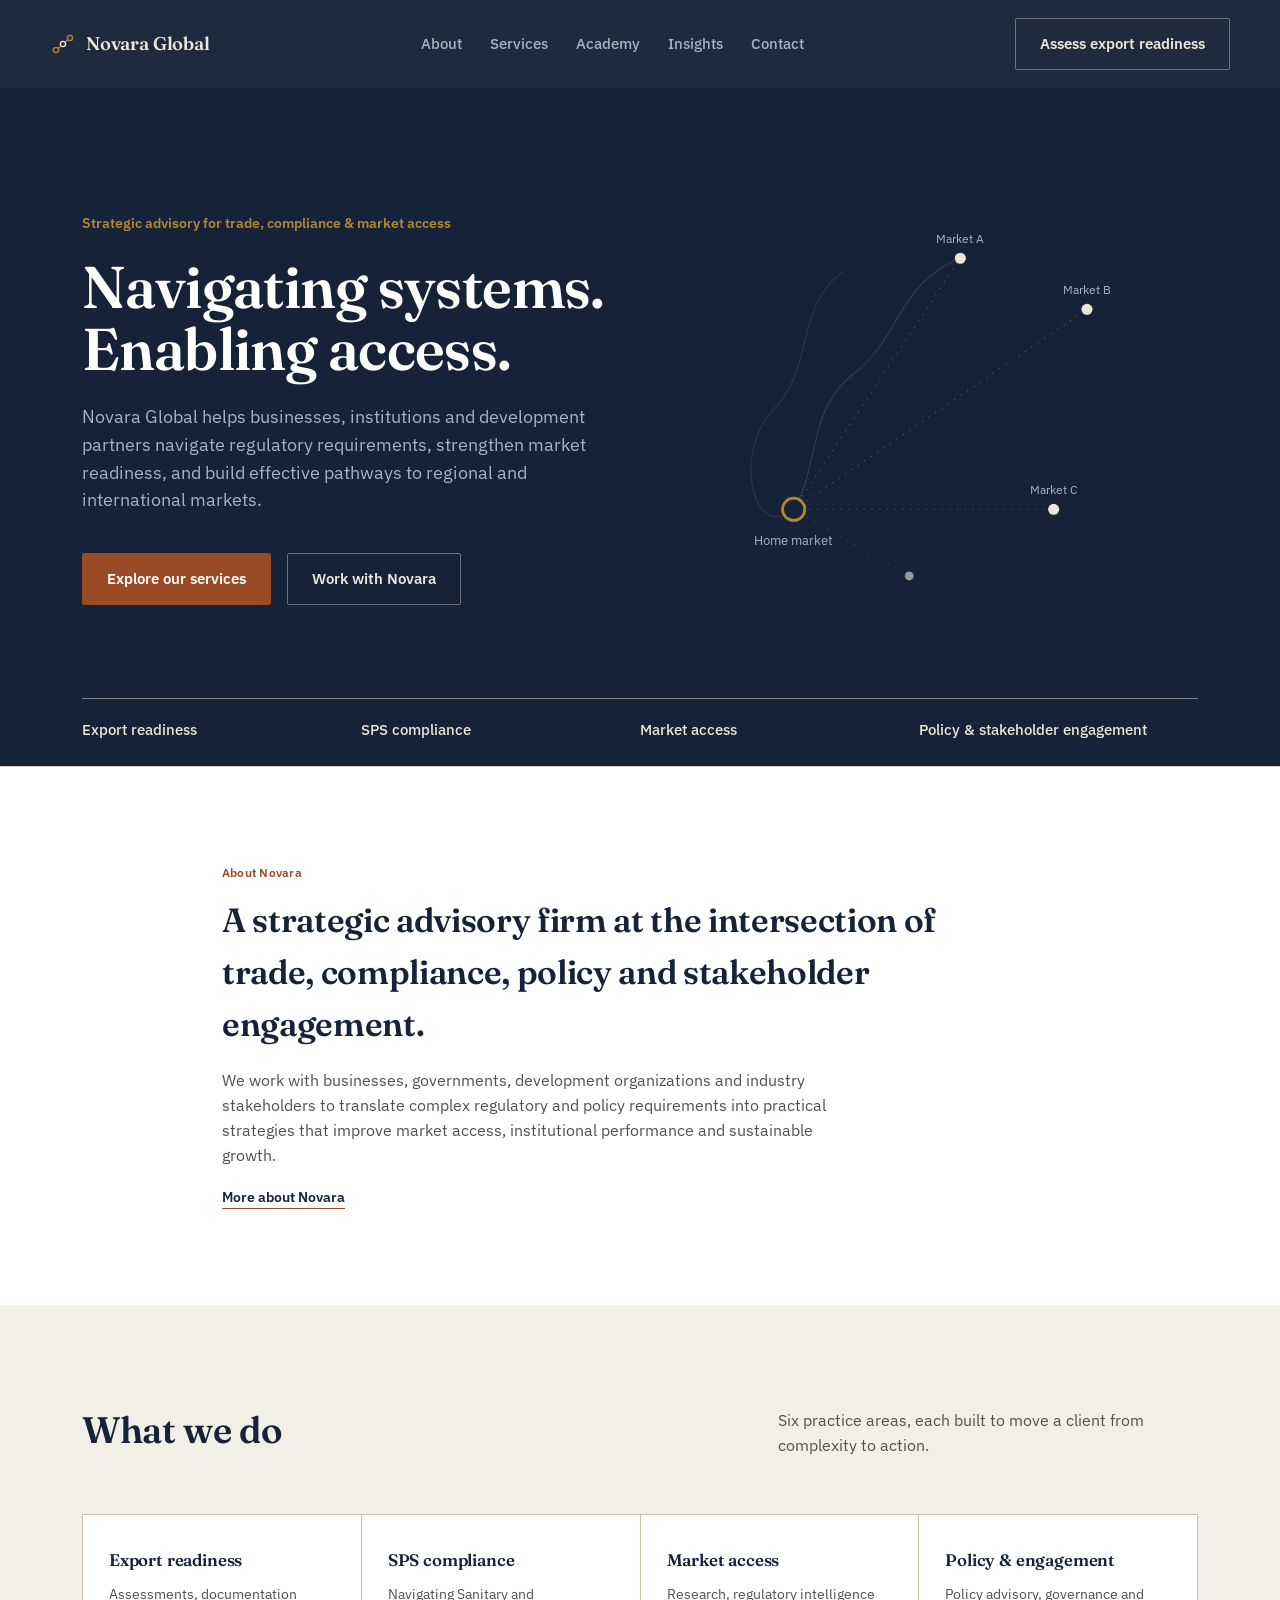
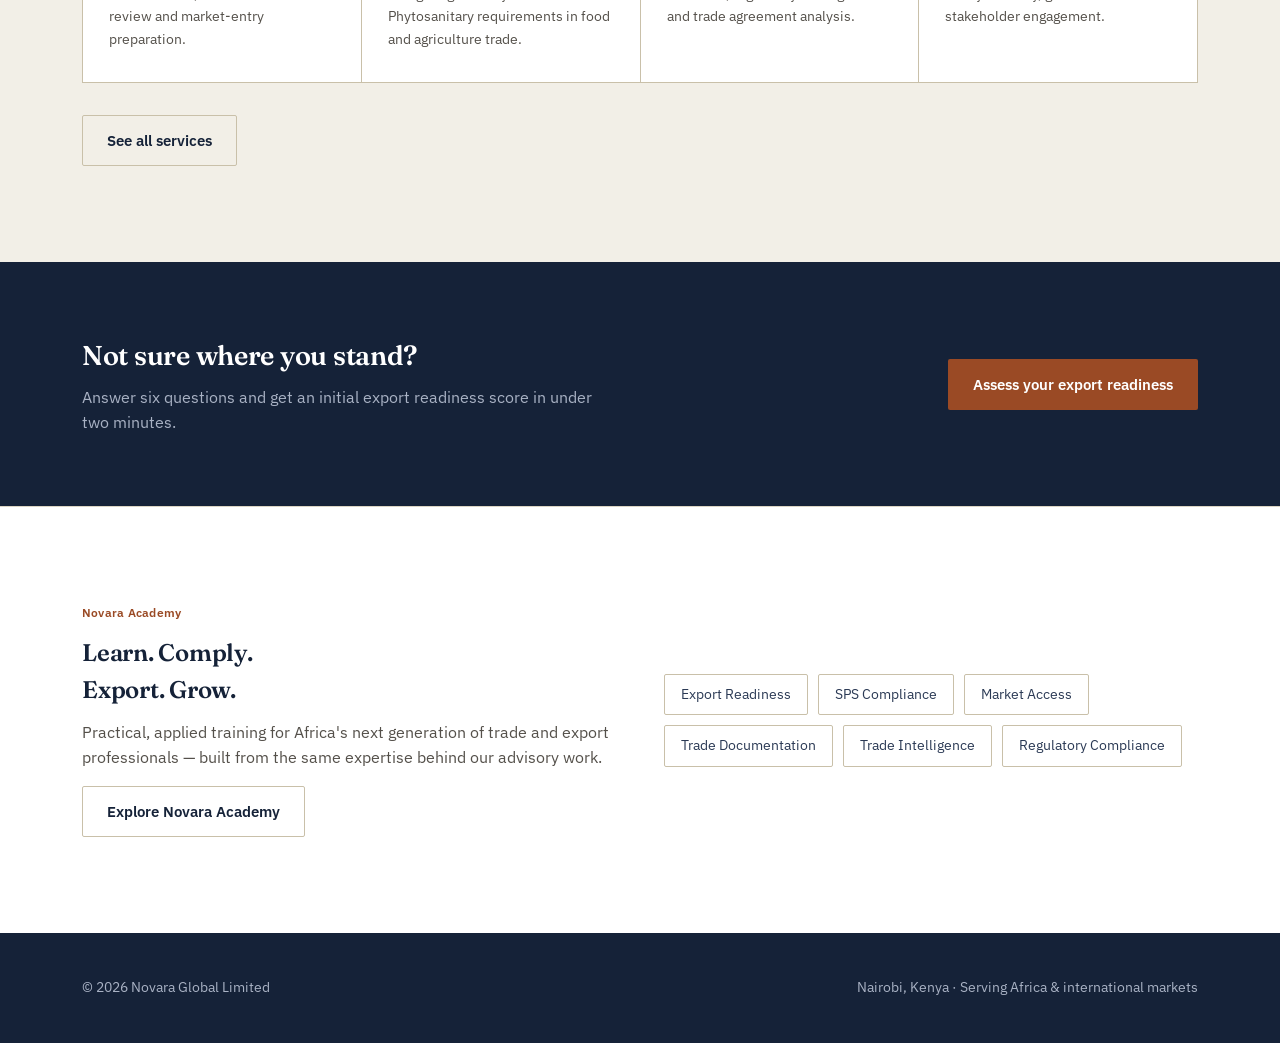
<file: index.html>
<!DOCTYPE html>
<html lang="en">
<head>
<meta charset="UTF-8">
<meta name="viewport" content="width=device-width, initial-scale=1.0">
<title>Novara Global Limited — Strategic Advisory for Trade, Compliance &amp; Market Access</title>
<meta name="description" content="Novara Global Limited helps businesses, institutions and development partners navigate trade regulation, strengthen export readiness and build pathways into regional and international markets.">
<link rel="preconnect" href="https://fonts.googleapis.com">
<link rel="preconnect" href="https://fonts.gstatic.com" crossorigin>
<link href="https://fonts.googleapis.com/css2?family=Fraunces:opsz,wght@9..144,400;9..144,500;9..144,600;9..144,700&family=IBM+Plex+Sans:wght@400;500;600&display=swap" rel="stylesheet">
<link rel="stylesheet" href="styles.css">
</head>
<body>

<header>
  <div class="wrap nav">
    <a href="index.html" class="logo">
      <svg viewBox="0 0 26 26" fill="none" xmlns="http://www.w3.org/2000/svg">
        <circle cx="6" cy="19" r="2.6" stroke="#b3862f" stroke-width="1.4"/>
        <circle cx="20" cy="7" r="2.6" stroke="#b3862f" stroke-width="1.4"/>
        <circle cx="13" cy="13" r="2.6" stroke="#eae6da" stroke-width="1.4"/>
        <path d="M8.2 17.4L11 15" stroke="#b3862f" stroke-width="1.3"/>
        <path d="M15.4 11L18 8.6" stroke="#b3862f" stroke-width="1.3"/>
      </svg>
      Novara Global
    </a>
    <button class="nav-toggle" id="navToggle" aria-label="Toggle navigation" aria-expanded="false">☰</button>
    <ul class="nav-links" id="navLinks">
      <li><a href="about.html">About</a></li>
      <li><a href="services.html">Services</a></li>
      <li><a href="academy.html">Academy</a></li>
      <li><a href="insights.html">Insights</a></li>
      <li><a href="contact.html">Contact</a></li>
    </ul>
    <div class="nav-cta">
      <a href="assessment.html" class="btn btn-ghost-ink">Assess export readiness</a>
    </div>
  </div>
</header>

<main>

  <!-- HERO -->
  <section class="hero">
    <div class="wrap hero-inner">
      <div>
        <div class="hero-kicker">Strategic advisory for trade, compliance &amp; market access</div>
        <h1>Navigating systems. Enabling access.</h1>
        <p class="lede">Novara Global helps businesses, institutions and development partners navigate regulatory requirements, strengthen market readiness, and build effective pathways to regional and international markets.</p>
        <div class="hero-actions">
          <a href="services.html" class="btn btn-primary">Explore our services</a>
          <a href="contact.html" class="btn btn-ghost-ink">Work with Novara</a>
        </div>
      </div>
      <div class="hero-map">
        <svg viewBox="0 0 460 420" fill="none" xmlns="http://www.w3.org/2000/svg" role="img" aria-label="Diagram of a home market connected by trade routes to international markets">
          <path d="M96 300C120 260 108 210 150 178C192 146 190 96 246 74" stroke="rgba(234,230,218,0.14)" stroke-width="1"/>
          <path d="M96 300C60 330 40 250 78 210C116 170 96 120 140 86" stroke="rgba(234,230,218,0.1)" stroke-width="1"/>
          <path d="M96 300L246 74" stroke="#b3862f" stroke-width="1" stroke-dasharray="1 6" opacity="0.6"/>
          <path d="M96 300L360 120" stroke="#b3862f" stroke-width="1" stroke-dasharray="1 6" opacity="0.6"/>
          <path d="M96 300L330 300" stroke="#b3862f" stroke-width="1" stroke-dasharray="1 6" opacity="0.6"/>
          <path d="M96 300L200 360" stroke="#b3862f" stroke-width="1" stroke-dasharray="1 6" opacity="0.4"/>
          <circle cx="246" cy="74" r="5" fill="#eae6da"/>
          <circle cx="360" cy="120" r="5" fill="#eae6da"/>
          <circle cx="330" cy="300" r="5" fill="#eae6da"/>
          <circle cx="200" cy="360" r="4" fill="rgba(234,230,218,0.6)"/>
          <circle cx="96" cy="300" r="10" fill="#152238" stroke="#b3862f" stroke-width="2.5"/>
          <text x="96" y="332" text-anchor="middle" fill="#a9b2c4" font-family="IBM Plex Sans, sans-serif" font-size="12">Home market</text>
          <text x="246" y="60" text-anchor="middle" fill="#a9b2c4" font-family="IBM Plex Sans, sans-serif" font-size="11">Market A</text>
          <text x="360" y="106" text-anchor="middle" fill="#a9b2c4" font-family="IBM Plex Sans, sans-serif" font-size="11">Market B</text>
          <text x="330" y="286" text-anchor="middle" fill="#a9b2c4" font-family="IBM Plex Sans, sans-serif" font-size="11">Market C</text>
        </svg>
      </div>
    </div>
    <div class="wrap">
      <div class="capability-strip">
        <div>Export readiness</div>
        <div>SPS compliance</div>
        <div>Market access</div>
        <div>Policy &amp; stakeholder engagement</div>
      </div>
    </div>
  </section>

  <!-- ABOUT TEASER -->
  <section class="section section-raised section-border-top">
    <div class="wrap" style="max-width:900px;">
      <div class="eyebrow">About Novara</div>
      <h2 style="font-size:clamp(1.6rem,3vw,2.1rem); max-width:34ch;">A strategic advisory firm at the intersection of trade, compliance, policy and stakeholder engagement.</h2>
      <p style="color:var(--text-soft); font-size:1.02rem;">We work with businesses, governments, development organizations and industry stakeholders to translate complex regulatory and policy requirements into practical strategies that improve market access, institutional performance and sustainable growth.</p>
      <a href="about.html" class="service-cta">More about Novara</a>
    </div>
  </section>

  <!-- SERVICES TEASER -->
  <section class="section">
    <div class="wrap">
      <div class="section-head">
        <h2>What we do</h2>
        <p class="lede">Six practice areas, each built to move a client from complexity to action.</p>
      </div>
      <div class="audience-grid">
        <div>
          <h3>Export readiness</h3>
          <p>Assessments, documentation review and market-entry preparation.</p>
        </div>
        <div>
          <h3>SPS compliance</h3>
          <p>Navigating Sanitary and Phytosanitary requirements in food and agriculture trade.</p>
        </div>
        <div>
          <h3>Market access</h3>
          <p>Research, regulatory intelligence and trade agreement analysis.</p>
        </div>
        <div>
          <h3>Policy &amp; engagement</h3>
          <p>Policy advisory, governance and stakeholder engagement.</p>
        </div>
      </div>
      <div style="margin-top:32px;">
        <a href="services.html" class="btn btn-ghost">See all services</a>
      </div>
    </div>
  </section>

  <!-- ASSESSMENT CTA BAND -->
  <section class="section-tight section-ink">
    <div class="wrap" style="display:flex; justify-content:space-between; align-items:center; gap:32px; flex-wrap:wrap;">
      <div>
        <h2 style="font-size:1.7rem; margin-bottom:0.3em;">Not sure where you stand?</h2>
        <p style="color:var(--text-on-ink-soft); margin:0; max-width:52ch;">Answer six questions and get an initial export readiness score in under two minutes.</p>
      </div>
      <a href="assessment.html" class="btn btn-primary">Assess your export readiness</a>
    </div>
  </section>

  <!-- ACADEMY TEASER -->
  <section class="section section-raised section-border-top">
    <div class="wrap" style="display:grid; grid-template-columns:1fr 1fr; gap:48px; align-items:center;">
      <div>
        <div class="eyebrow">Novara Academy</div>
        <h2 style="max-width:14ch;">Learn. Comply. Export. Grow.</h2>
        <p style="color:var(--text-soft);">Practical, applied training for Africa's next generation of trade and export professionals — built from the same expertise behind our advisory work.</p>
        <a href="academy.html" class="btn btn-ghost">Explore Novara Academy</a>
      </div>
      <div class="pathway" style="margin-top:0;">
        <span>Export Readiness</span>
        <span>SPS Compliance</span>
        <span>Market Access</span>
        <span>Trade Documentation</span>
        <span>Trade Intelligence</span>
        <span>Regulatory Compliance</span>
      </div>
    </div>
  </section>

</main>

<footer>
  <div class="wrap">
    <span>© <span id="year"></span> Novara Global Limited</span>
    <span>Nairobi, Kenya · Serving Africa &amp; international markets</span>
  </div>
</footer>
<a href="assessment.html" class="floating-cta" id="floatingCta">Assess your export readiness</a>

<script src="main.js"></script>
</body>
</html>
</file>
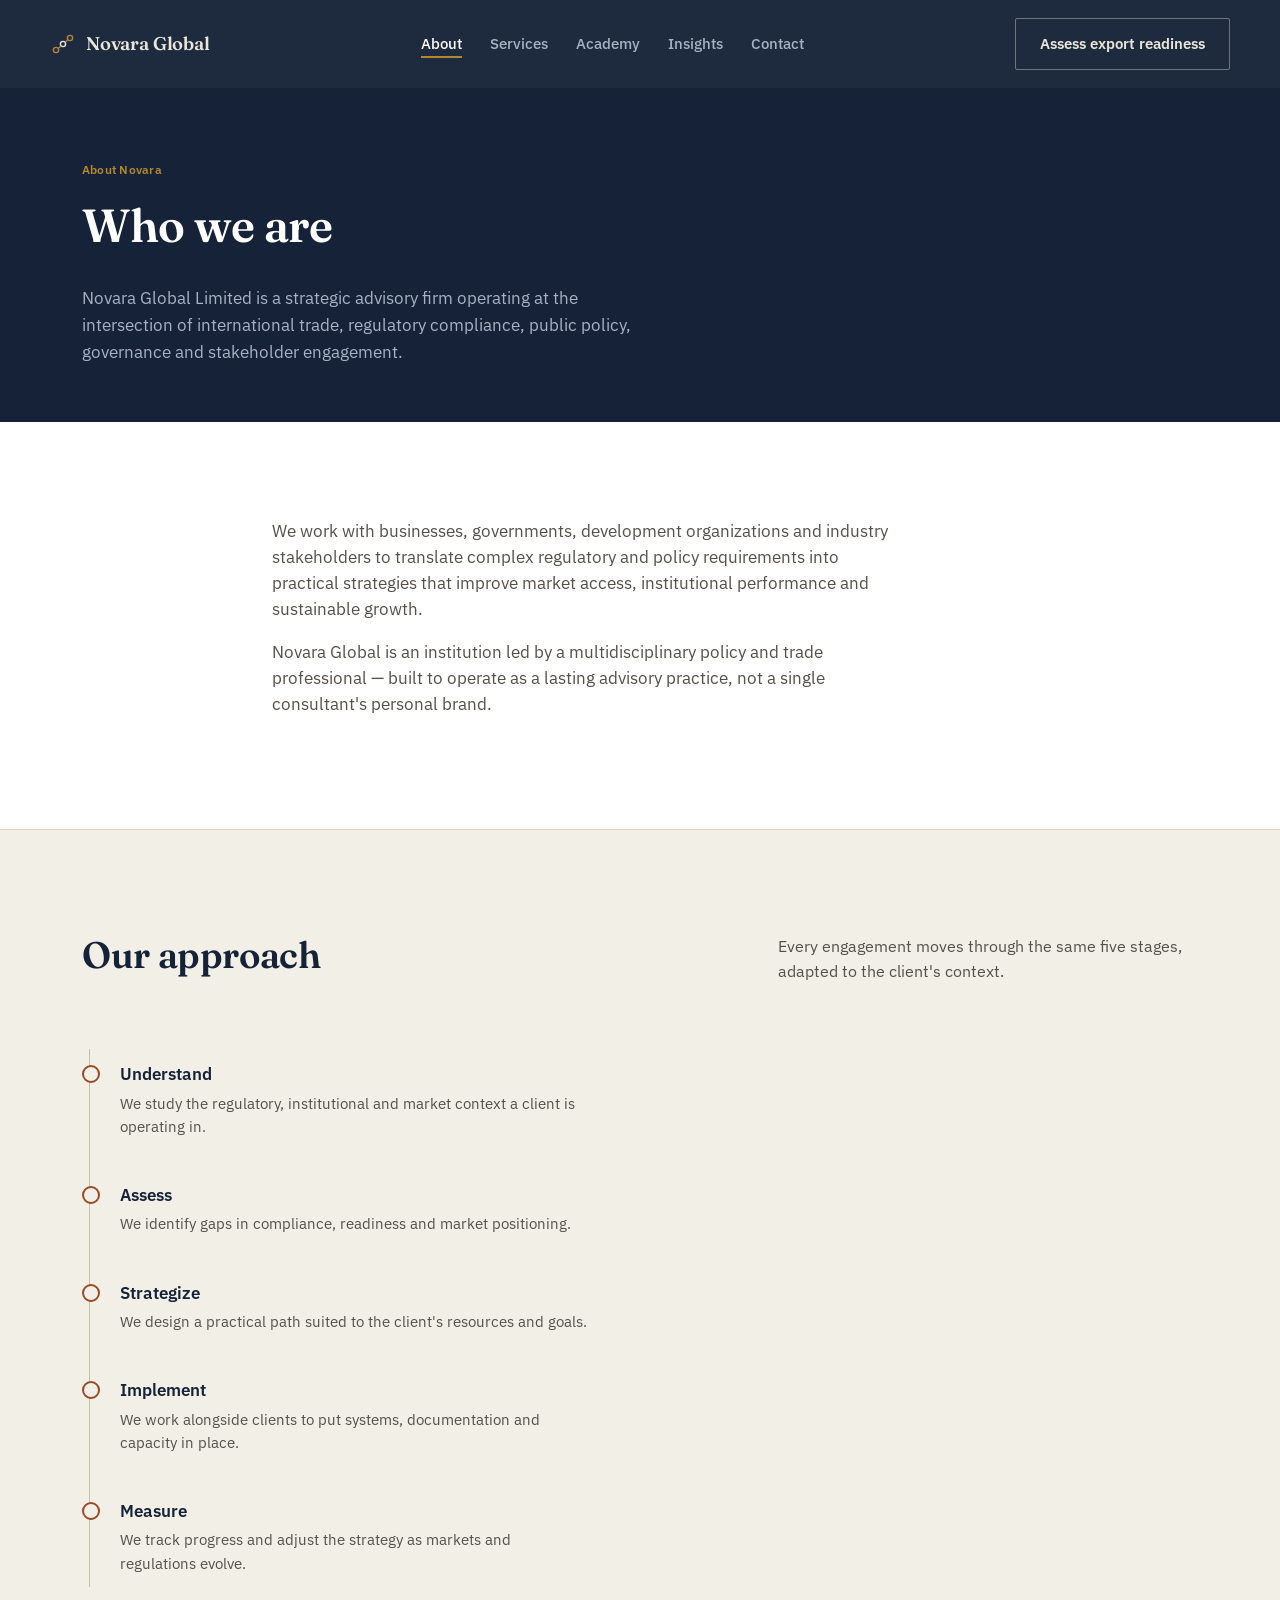
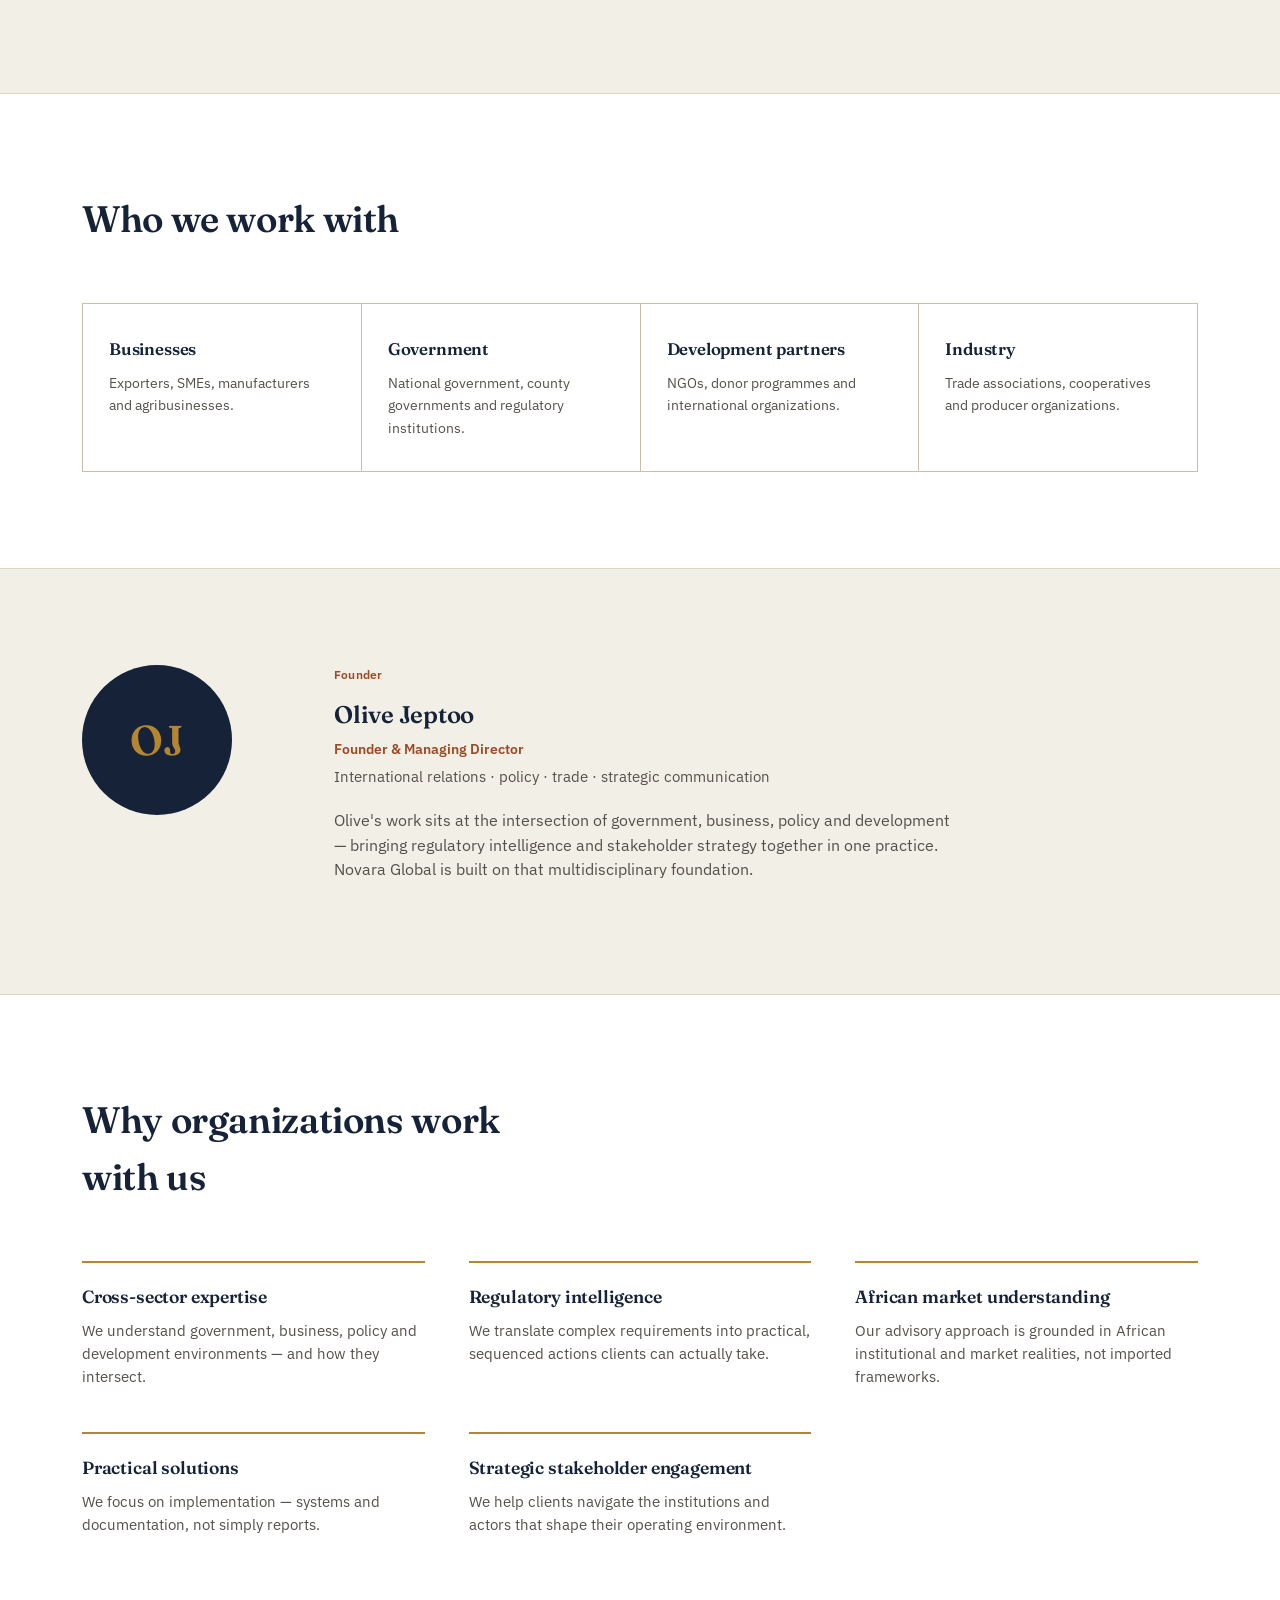
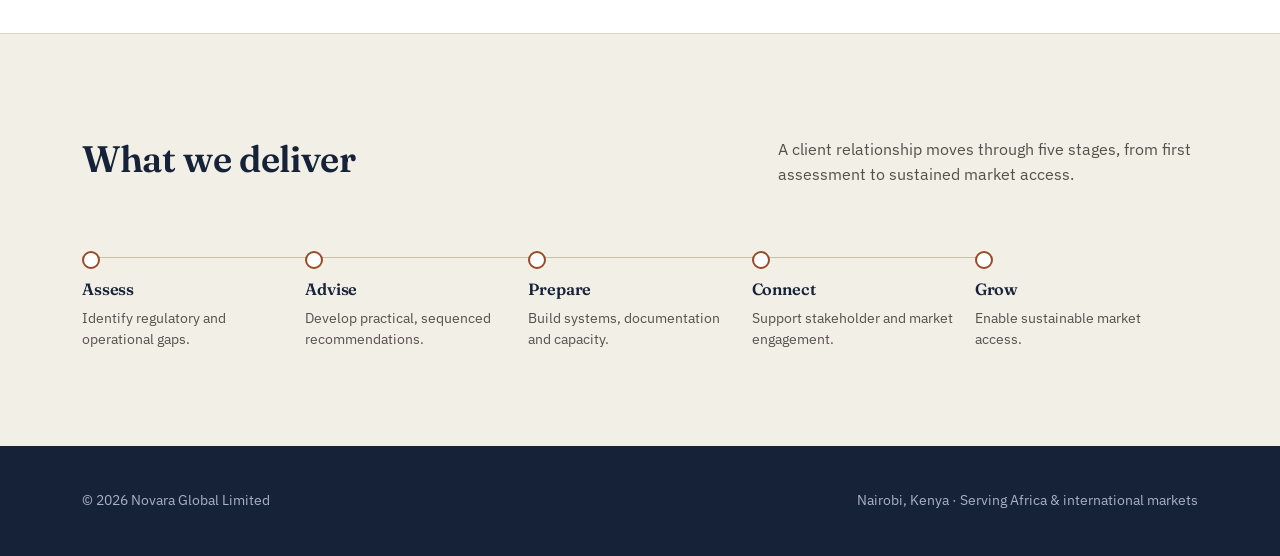
<file: about.html>
<!DOCTYPE html>
<html lang="en">
<head>
<meta charset="UTF-8">
<meta name="viewport" content="width=device-width, initial-scale=1.0">
<title>About — Novara Global Limited</title>
<meta name="description" content="Novara Global Limited is a strategic advisory firm operating at the intersection of international trade, regulatory compliance, public policy, governance and stakeholder engagement.">
<link rel="preconnect" href="https://fonts.googleapis.com">
<link rel="preconnect" href="https://fonts.gstatic.com" crossorigin>
<link href="https://fonts.googleapis.com/css2?family=Fraunces:opsz,wght@9..144,400;9..144,500;9..144,600;9..144,700&family=IBM+Plex+Sans:wght@400;500;600&display=swap" rel="stylesheet">
<link rel="stylesheet" href="styles.css">
</head>
<body>

<header>
  <div class="wrap nav">
    <a href="index.html" class="logo">
      <svg viewBox="0 0 26 26" fill="none" xmlns="http://www.w3.org/2000/svg">
        <circle cx="6" cy="19" r="2.6" stroke="#b3862f" stroke-width="1.4"/>
        <circle cx="20" cy="7" r="2.6" stroke="#b3862f" stroke-width="1.4"/>
        <circle cx="13" cy="13" r="2.6" stroke="#eae6da" stroke-width="1.4"/>
        <path d="M8.2 17.4L11 15" stroke="#b3862f" stroke-width="1.3"/>
        <path d="M15.4 11L18 8.6" stroke="#b3862f" stroke-width="1.3"/>
      </svg>
      Novara Global
    </a>
    <button class="nav-toggle" id="navToggle" aria-label="Toggle navigation" aria-expanded="false">☰</button>
    <ul class="nav-links" id="navLinks">
      <li><a href="about.html" class="active">About</a></li>
      <li><a href="services.html">Services</a></li>
      <li><a href="academy.html">Academy</a></li>
      <li><a href="insights.html">Insights</a></li>
      <li><a href="contact.html">Contact</a></li>
    </ul>
    <div class="nav-cta">
      <a href="assessment.html" class="btn btn-ghost-ink">Assess export readiness</a>
    </div>
  </div>
</header>

<main>

  <section class="page-header">
    <div class="wrap">
      <div class="eyebrow" style="color:var(--gold);">About Novara</div>
      <h1>Who we are</h1>
      <p class="lede">Novara Global Limited is a strategic advisory firm operating at the intersection of international trade, regulatory compliance, public policy, governance and stakeholder engagement.</p>
    </div>
  </section>

  <section class="section section-raised">
    <div class="wrap" style="max-width:800px;">
      <p style="font-size:1.05rem; color:var(--text-soft);">We work with businesses, governments, development organizations and industry stakeholders to translate complex regulatory and policy requirements into practical strategies that improve market access, institutional performance and sustainable growth.</p>
      <p style="font-size:1.05rem; color:var(--text-soft);">Novara Global is an institution led by a multidisciplinary policy and trade professional — built to operate as a lasting advisory practice, not a single consultant's personal brand.</p>
    </div>
  </section>

  <!-- APPROACH -->
  <section class="section section-border-top">
    <div class="wrap">
      <div class="section-head">
        <h2>Our approach</h2>
        <p class="lede">Every engagement moves through the same five stages, adapted to the client's context.</p>
      </div>
      <div class="node-line-vert">
        <div class="node-step">
          <div class="node-step-label">Understand</div>
          <p class="node-step-desc">We study the regulatory, institutional and market context a client is operating in.</p>
        </div>
        <div class="node-step">
          <div class="node-step-label">Assess</div>
          <p class="node-step-desc">We identify gaps in compliance, readiness and market positioning.</p>
        </div>
        <div class="node-step">
          <div class="node-step-label">Strategize</div>
          <p class="node-step-desc">We design a practical path suited to the client's resources and goals.</p>
        </div>
        <div class="node-step">
          <div class="node-step-label">Implement</div>
          <p class="node-step-desc">We work alongside clients to put systems, documentation and capacity in place.</p>
        </div>
        <div class="node-step">
          <div class="node-step-label">Measure</div>
          <p class="node-step-desc">We track progress and adjust the strategy as markets and regulations evolve.</p>
        </div>
      </div>
    </div>
  </section>

  <!-- WHO WE WORK WITH -->
  <section class="section section-raised section-border-top">
    <div class="wrap">
      <div class="section-head">
        <h2>Who we work with</h2>
      </div>
      <div class="audience-grid">
        <div>
          <h3>Businesses</h3>
          <p>Exporters, SMEs, manufacturers and agribusinesses.</p>
        </div>
        <div>
          <h3>Government</h3>
          <p>National government, county governments and regulatory institutions.</p>
        </div>
        <div>
          <h3>Development partners</h3>
          <p>NGOs, donor programmes and international organizations.</p>
        </div>
        <div>
          <h3>Industry</h3>
          <p>Trade associations, cooperatives and producer organizations.</p>
        </div>
      </div>
    </div>
  </section>

  <!-- FOUNDER -->
  <section class="section section-border-top">
    <div class="wrap founder">
      <div class="monogram">OJ</div>
      <div>
        <div class="eyebrow">Founder</div>
        <h2 style="margin-bottom:0.2em;">Olive Jeptoo</h2>
        <span class="founder-role">Founder &amp; Managing Director</span>
        <p class="founder-discipline">International relations · policy · trade · strategic communication</p>
        <p style="color:var(--text-soft);">Olive's work sits at the intersection of government, business, policy and development — bringing regulatory intelligence and stakeholder strategy together in one practice. Novara Global is built on that multidisciplinary foundation.</p>
      </div>
    </div>
  </section>

  <!-- WHY NOVARA -->
  <section class="section section-raised section-border-top">
    <div class="wrap">
      <div class="section-head">
        <h2>Why organizations work with us</h2>
      </div>
      <div class="why-grid">
        <div class="why-item">
          <h3>Cross-sector expertise</h3>
          <p>We understand government, business, policy and development environments — and how they intersect.</p>
        </div>
        <div class="why-item">
          <h3>Regulatory intelligence</h3>
          <p>We translate complex requirements into practical, sequenced actions clients can actually take.</p>
        </div>
        <div class="why-item">
          <h3>African market understanding</h3>
          <p>Our advisory approach is grounded in African institutional and market realities, not imported frameworks.</p>
        </div>
        <div class="why-item">
          <h3>Practical solutions</h3>
          <p>We focus on implementation — systems and documentation, not simply reports.</p>
        </div>
        <div class="why-item">
          <h3>Strategic stakeholder engagement</h3>
          <p>We help clients navigate the institutions and actors that shape their operating environment.</p>
        </div>
      </div>
    </div>
  </section>

  <!-- WHAT WE DELIVER -->
  <section class="section section-border-top">
    <div class="wrap">
      <div class="section-head">
        <h2>What we deliver</h2>
        <p class="lede">A client relationship moves through five stages, from first assessment to sustained market access.</p>
      </div>
      <div class="node-chain">
        <div class="node-chain-item"><h4>Assess</h4><p>Identify regulatory and operational gaps.</p></div>
        <div class="node-chain-item"><h4>Advise</h4><p>Develop practical, sequenced recommendations.</p></div>
        <div class="node-chain-item"><h4>Prepare</h4><p>Build systems, documentation and capacity.</p></div>
        <div class="node-chain-item"><h4>Connect</h4><p>Support stakeholder and market engagement.</p></div>
        <div class="node-chain-item"><h4>Grow</h4><p>Enable sustainable market access.</p></div>
      </div>
    </div>
  </section>

</main>

<footer>
  <div class="wrap">
    <span>© <span id="year"></span> Novara Global Limited</span>
    <span>Nairobi, Kenya · Serving Africa &amp; international markets</span>
  </div>
</footer>
<a href="assessment.html" class="floating-cta" id="floatingCta">Assess your export readiness</a>

<script src="main.js"></script>
</body>
</html>
</file>
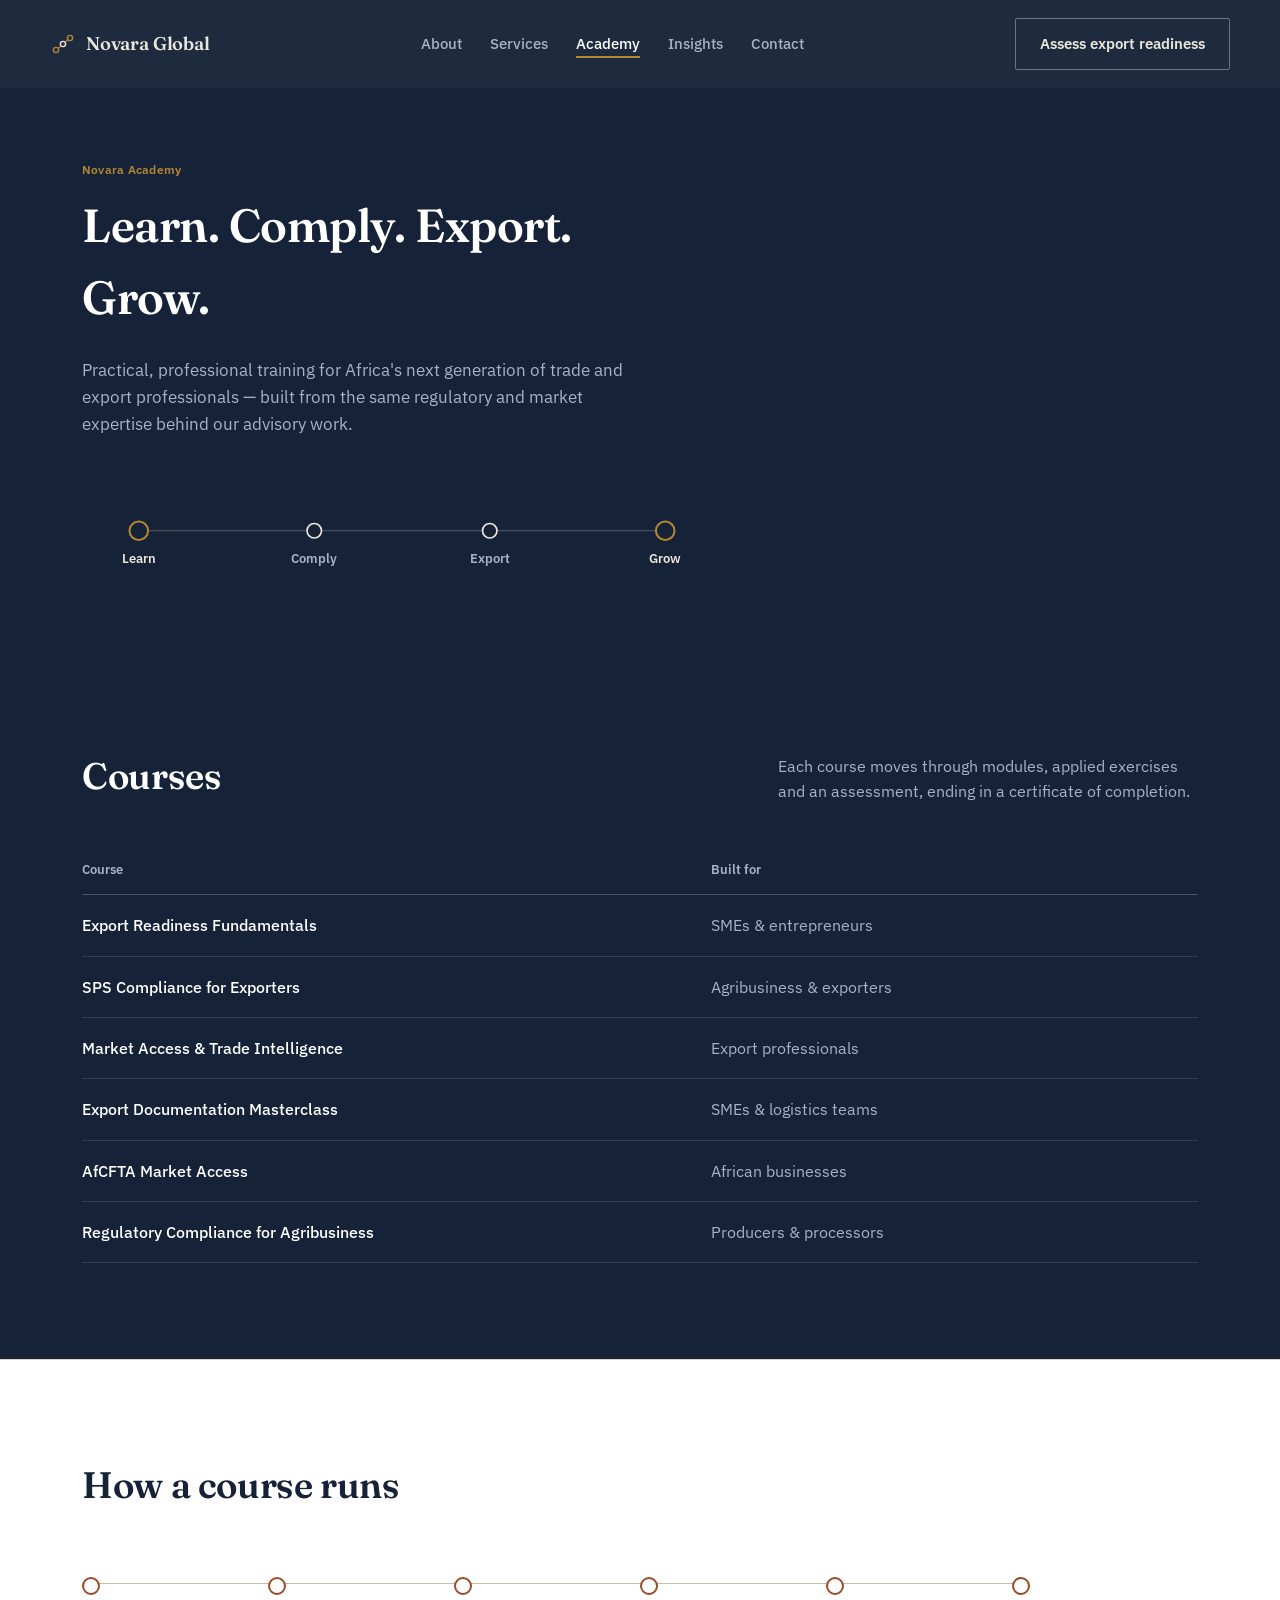
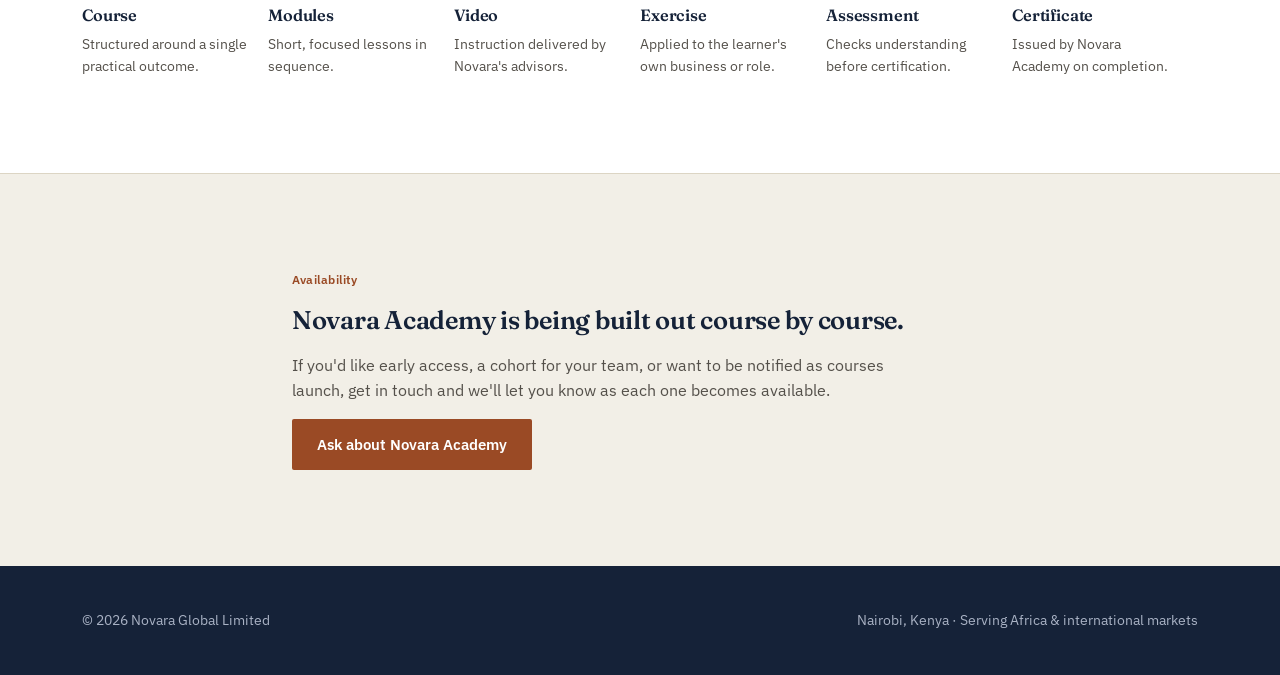
<file: academy.html>
<!DOCTYPE html>
<html lang="en">
<head>
<meta charset="UTF-8">
<meta name="viewport" content="width=device-width, initial-scale=1.0">
<title>Novara Academy — Novara Global Limited</title>
<meta name="description" content="Novara Academy delivers practical, applied training in export readiness, SPS compliance, market access and trade documentation for Africa's exporters.">
<link rel="preconnect" href="https://fonts.googleapis.com">
<link rel="preconnect" href="https://fonts.gstatic.com" crossorigin>
<link href="https://fonts.googleapis.com/css2?family=Fraunces:opsz,wght@9..144,400;9..144,500;9..144,600;9..144,700&family=IBM+Plex+Sans:wght@400;500;600&display=swap" rel="stylesheet">
<link rel="stylesheet" href="styles.css">
</head>
<body>

<header>
  <div class="wrap nav">
    <a href="index.html" class="logo">
      <svg viewBox="0 0 26 26" fill="none" xmlns="http://www.w3.org/2000/svg">
        <circle cx="6" cy="19" r="2.6" stroke="#b3862f" stroke-width="1.4"/>
        <circle cx="20" cy="7" r="2.6" stroke="#b3862f" stroke-width="1.4"/>
        <circle cx="13" cy="13" r="2.6" stroke="#eae6da" stroke-width="1.4"/>
        <path d="M8.2 17.4L11 15" stroke="#b3862f" stroke-width="1.3"/>
        <path d="M15.4 11L18 8.6" stroke="#b3862f" stroke-width="1.3"/>
      </svg>
      Novara Global
    </a>
    <button class="nav-toggle" id="navToggle" aria-label="Toggle navigation" aria-expanded="false">☰</button>
    <ul class="nav-links" id="navLinks">
      <li><a href="about.html">About</a></li>
      <li><a href="services.html">Services</a></li>
      <li><a href="academy.html" class="active">Academy</a></li>
      <li><a href="insights.html">Insights</a></li>
      <li><a href="contact.html">Contact</a></li>
    </ul>
    <div class="nav-cta">
      <a href="assessment.html" class="btn btn-ghost-ink">Assess export readiness</a>
    </div>
  </div>
</header>

<main>

  <section class="page-header">
    <div class="wrap">
      <div class="eyebrow" style="color:var(--gold);">Novara Academy</div>
      <h1>Learn. Comply. Export. Grow.</h1>
      <p class="lede">Practical, professional training for Africa's next generation of trade and export professionals — built from the same regulatory and market expertise behind our advisory work.</p>

      <svg class="academy-visual" viewBox="0 0 620 110" fill="none" xmlns="http://www.w3.org/2000/svg" role="img" aria-label="Learn, comply, export, grow — four connected stages">
        <line x1="55" y1="55" x2="565" y2="55" stroke="rgba(234,230,218,0.3)" stroke-width="1"/>
        <circle cx="55" cy="55" r="9" fill="#152238" stroke="#b3862f" stroke-width="2"/>
        <circle cx="225" cy="55" r="7" fill="#152238" stroke="#eae6da" stroke-width="1.6"/>
        <circle cx="395" cy="55" r="7" fill="#152238" stroke="#eae6da" stroke-width="1.6"/>
        <circle cx="565" cy="55" r="9" fill="#152238" stroke="#b3862f" stroke-width="2"/>
        <text x="55" y="86" text-anchor="middle" fill="#eae6da" font-family="IBM Plex Sans, sans-serif" font-size="13" font-weight="600">Learn</text>
        <text x="225" y="86" text-anchor="middle" fill="#a9b2c4" font-family="IBM Plex Sans, sans-serif" font-size="13" font-weight="600">Comply</text>
        <text x="395" y="86" text-anchor="middle" fill="#a9b2c4" font-family="IBM Plex Sans, sans-serif" font-size="13" font-weight="600">Export</text>
        <text x="565" y="86" text-anchor="middle" fill="#eae6da" font-family="IBM Plex Sans, sans-serif" font-size="13" font-weight="600">Grow</text>
      </svg>
    </div>
  </section>

  <section class="section section-ink">
    <div class="wrap">
      <div class="section-head" style="border:none;">
        <h2>Courses</h2>
        <p class="lede" style="color:var(--text-on-ink-soft);">Each course moves through modules, applied exercises and an assessment, ending in a certificate of completion.</p>
      </div>
      <table class="courses">
        <thead>
          <tr><th>Course</th><th>Built for</th></tr>
        </thead>
        <tbody>
          <tr><td>Export Readiness Fundamentals</td><td>SMEs &amp; entrepreneurs</td></tr>
          <tr><td>SPS Compliance for Exporters</td><td>Agribusiness &amp; exporters</td></tr>
          <tr><td>Market Access &amp; Trade Intelligence</td><td>Export professionals</td></tr>
          <tr><td>Export Documentation Masterclass</td><td>SMEs &amp; logistics teams</td></tr>
          <tr><td>AfCFTA Market Access</td><td>African businesses</td></tr>
          <tr><td>Regulatory Compliance for Agribusiness</td><td>Producers &amp; processors</td></tr>
        </tbody>
      </table>
    </div>
  </section>

  <section class="section section-raised section-border-top">
    <div class="wrap">
      <div class="section-head">
        <h2>How a course runs</h2>
      </div>
      <div class="node-chain">
        <div class="node-chain-item"><h4>Course</h4><p>Structured around a single practical outcome.</p></div>
        <div class="node-chain-item"><h4>Modules</h4><p>Short, focused lessons in sequence.</p></div>
        <div class="node-chain-item"><h4>Video</h4><p>Instruction delivered by Novara's advisors.</p></div>
        <div class="node-chain-item"><h4>Exercise</h4><p>Applied to the learner's own business or role.</p></div>
        <div class="node-chain-item"><h4>Assessment</h4><p>Checks understanding before certification.</p></div>
        <div class="node-chain-item"><h4>Certificate</h4><p>Issued by Novara Academy on completion.</p></div>
      </div>
    </div>
  </section>

  <section class="section section-border-top">
    <div class="wrap" style="max-width:760px;">
      <div class="eyebrow">Availability</div>
      <h2 style="font-size:1.6rem;">Novara Academy is being built out course by course.</h2>
      <p style="color:var(--text-soft);">If you'd like early access, a cohort for your team, or want to be notified as courses launch, get in touch and we'll let you know as each one becomes available.</p>
      <a href="contact.html" class="btn btn-primary">Ask about Novara Academy</a>
    </div>
  </section>

</main>

<footer>
  <div class="wrap">
    <span>© <span id="year"></span> Novara Global Limited</span>
    <span>Nairobi, Kenya · Serving Africa &amp; international markets</span>
  </div>
</footer>
<a href="assessment.html" class="floating-cta" id="floatingCta">Assess your export readiness</a>

<script src="main.js"></script>
</body>
</html>
</file>
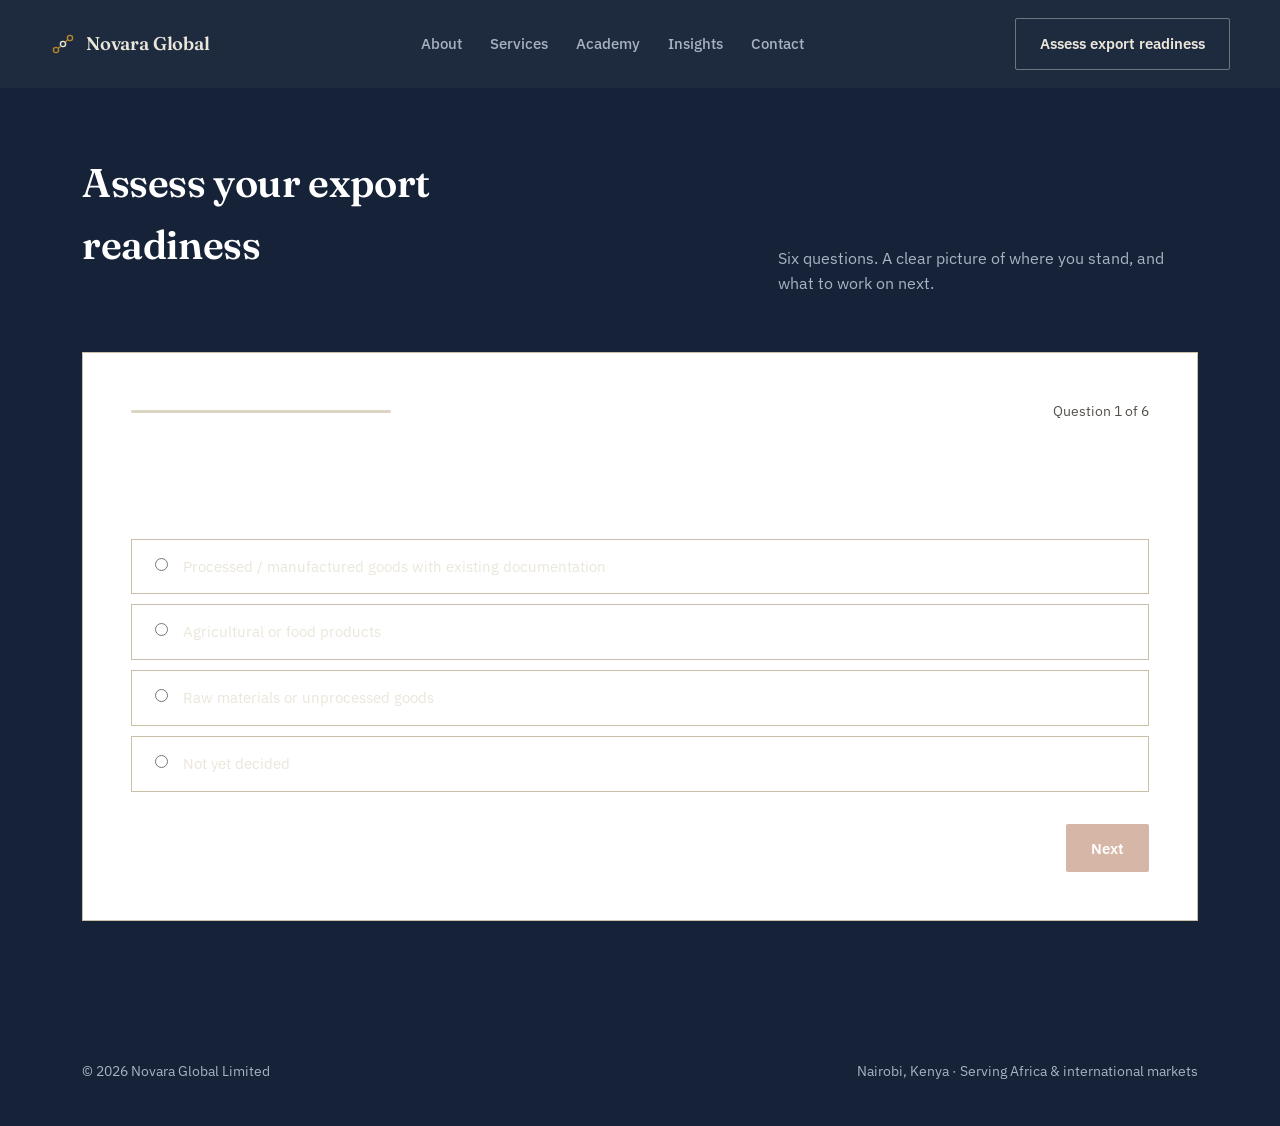
<file: assessment.html>
<!DOCTYPE html>
<html lang="en">
<head>
<meta charset="UTF-8">
<meta name="viewport" content="width=device-width, initial-scale=1.0">
<title>Export Readiness Assessment — Novara Global Limited</title>
<meta name="description" content="Answer six questions to get an initial export readiness score from Novara Global.">
<link rel="preconnect" href="https://fonts.googleapis.com">
<link rel="preconnect" href="https://fonts.gstatic.com" crossorigin>
<link href="https://fonts.googleapis.com/css2?family=Fraunces:opsz,wght@9..144,400;9..144,500;9..144,600;9..144,700&family=IBM+Plex+Sans:wght@400;500;600&display=swap" rel="stylesheet">
<link rel="stylesheet" href="styles.css">
</head>
<body>

<header>
  <div class="wrap nav">
    <a href="index.html" class="logo">
      <svg viewBox="0 0 26 26" fill="none" xmlns="http://www.w3.org/2000/svg">
        <circle cx="6" cy="19" r="2.6" stroke="#b3862f" stroke-width="1.4"/>
        <circle cx="20" cy="7" r="2.6" stroke="#b3862f" stroke-width="1.4"/>
        <circle cx="13" cy="13" r="2.6" stroke="#eae6da" stroke-width="1.4"/>
        <path d="M8.2 17.4L11 15" stroke="#b3862f" stroke-width="1.3"/>
        <path d="M15.4 11L18 8.6" stroke="#b3862f" stroke-width="1.3"/>
      </svg>
      Novara Global
    </a>
    <button class="nav-toggle" id="navToggle" aria-label="Toggle navigation" aria-expanded="false">☰</button>
    <ul class="nav-links" id="navLinks">
      <li><a href="about.html">About</a></li>
      <li><a href="services.html">Services</a></li>
      <li><a href="academy.html">Academy</a></li>
      <li><a href="insights.html">Insights</a></li>
      <li><a href="contact.html">Contact</a></li>
    </ul>
    <div class="nav-cta">
      <a href="assessment.html" class="btn btn-ghost-ink">Assess export readiness</a>
    </div>
  </div>
</header>

<main>

  <section class="section section-ink" style="padding-top:64px;">
    <div class="wrap">
      <div class="section-head" style="border:none;">
        <h1 style="color:#fff; font-size:clamp(1.9rem,3.4vw,2.5rem); max-width:18ch;">Assess your export readiness</h1>
        <p class="lede" style="color:var(--text-on-ink-soft); margin:0;">Six questions. A clear picture of where you stand, and what to work on next.</p>
      </div>

      <div class="assessment" id="assessmentCard">

        <div id="quizView">
          <div class="assessment-top">
            <div class="assessment-progress"><div class="assessment-progress-bar" id="progressBar"></div></div>
            <div class="assessment-step-label" id="stepLabel">Question 1 of 6</div>
          </div>
          <h3 class="q-title" id="qTitle"></h3>
          <div class="q-options" id="qOptions"></div>
          <div class="assessment-nav">
            <button class="btn btn-ghost" id="backBtn" type="button">Back</button>
            <button class="btn btn-primary" id="nextBtn" type="button" disabled>Next</button>
          </div>
        </div>

        <div id="resultView" style="display:none;">
          <div class="eyebrow">Your result</div>
          <div class="result-score" id="resultScore">0</div>
          <span class="result-band" id="resultBand"></span>
          <div class="result-bar-track"><div class="result-bar-fill" id="resultBar"></div></div>
          <p id="resultText" style="color:var(--text-soft); max-width:56ch;"></p>
          <div style="display:flex; gap:14px; flex-wrap:wrap; margin-top:8px;">
            <a href="contact.html?service=Export+readiness+%26+compliance" class="btn btn-primary">Discuss my results with Novara</a>
            <button class="btn btn-ghost" id="retakeBtn" type="button">Retake assessment</button>
          </div>
        </div>

      </div>
    </div>
  </section>

</main>

<footer>
  <div class="wrap">
    <span>© <span id="year"></span> Novara Global Limited</span>
    <span>Nairobi, Kenya · Serving Africa &amp; international markets</span>
  </div>
</footer>

<script src="main.js"></script>
<script src="assessment.js"></script>
</body>
</html>
</file>
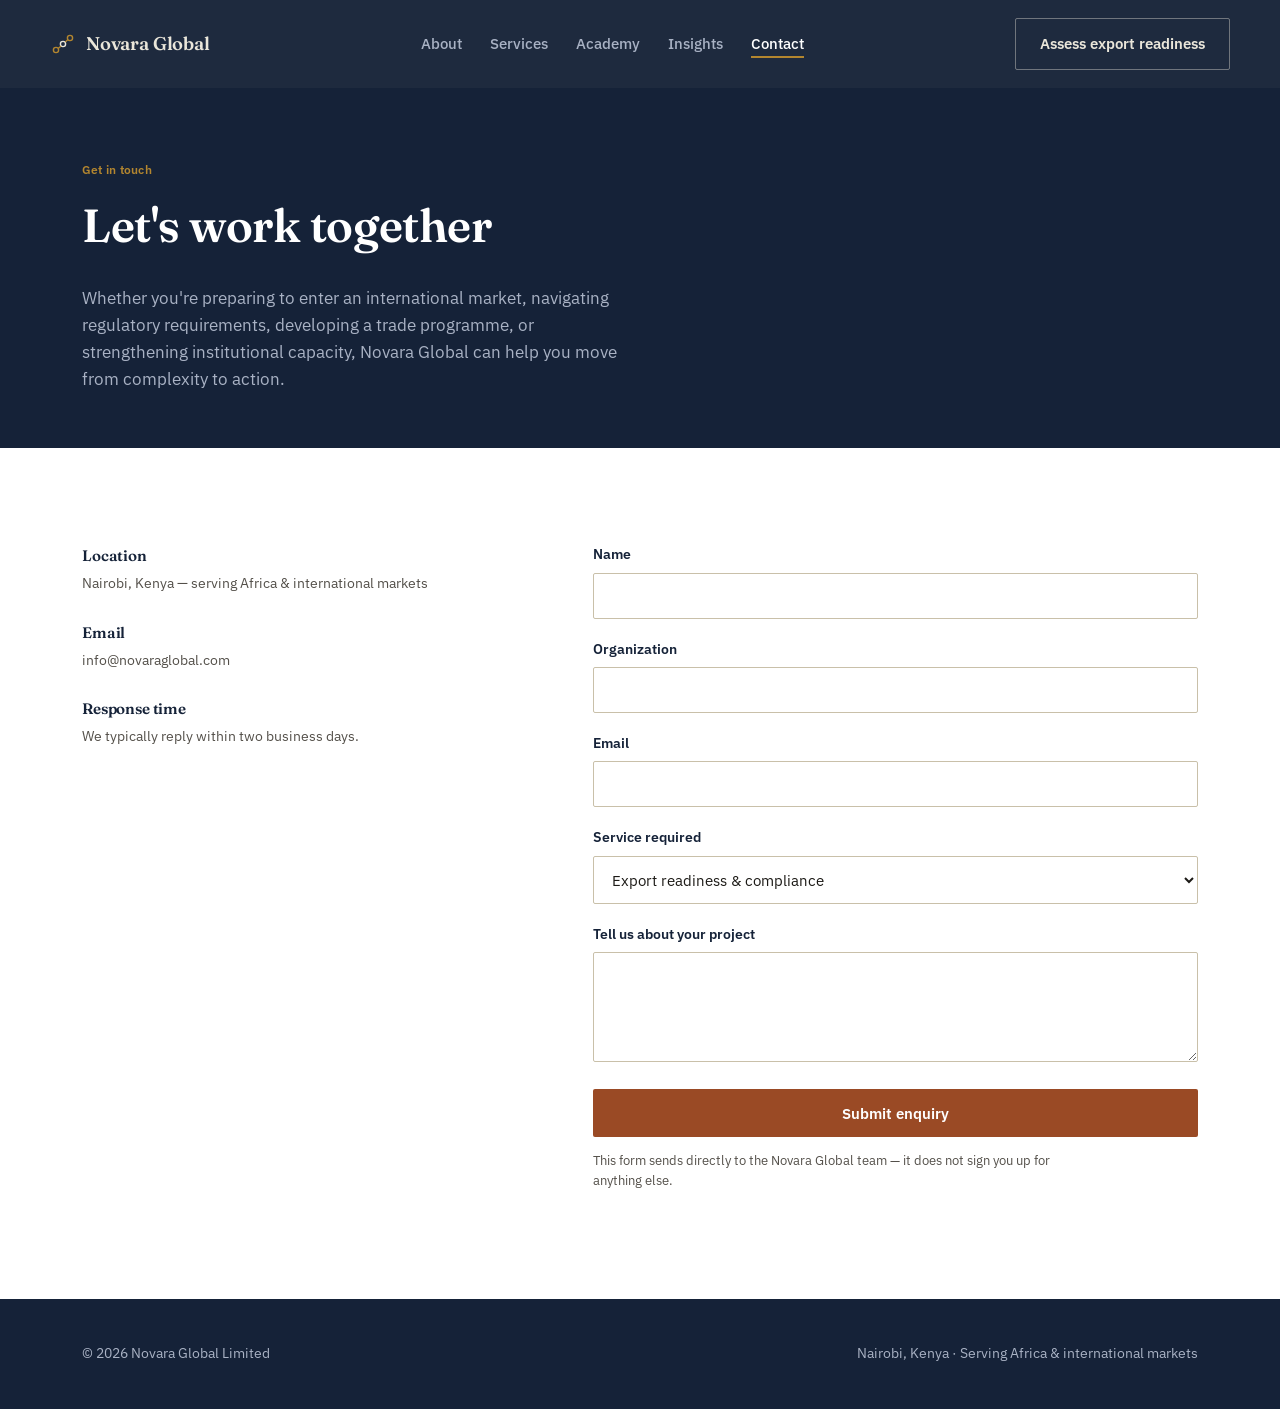
<file: contact.html>
<!DOCTYPE html>
<html lang="en">
<head>
<meta charset="UTF-8">
<meta name="viewport" content="width=device-width, initial-scale=1.0">
<title>Contact — Novara Global Limited</title>
<meta name="description" content="Get in touch with Novara Global Limited about export readiness, compliance advisory, market access or Novara Academy training.">
<link rel="preconnect" href="https://fonts.googleapis.com">
<link rel="preconnect" href="https://fonts.gstatic.com" crossorigin>
<link href="https://fonts.googleapis.com/css2?family=Fraunces:opsz,wght@9..144,400;9..144,500;9..144,600;9..144,700&family=IBM+Plex+Sans:wght@400;500;600&display=swap" rel="stylesheet">
<link rel="stylesheet" href="styles.css">
</head>
<body>

<header>
  <div class="wrap nav">
    <a href="index.html" class="logo">
      <svg viewBox="0 0 26 26" fill="none" xmlns="http://www.w3.org/2000/svg">
        <circle cx="6" cy="19" r="2.6" stroke="#b3862f" stroke-width="1.4"/>
        <circle cx="20" cy="7" r="2.6" stroke="#b3862f" stroke-width="1.4"/>
        <circle cx="13" cy="13" r="2.6" stroke="#eae6da" stroke-width="1.4"/>
        <path d="M8.2 17.4L11 15" stroke="#b3862f" stroke-width="1.3"/>
        <path d="M15.4 11L18 8.6" stroke="#b3862f" stroke-width="1.3"/>
      </svg>
      Novara Global
    </a>
    <button class="nav-toggle" id="navToggle" aria-label="Toggle navigation" aria-expanded="false">☰</button>
    <ul class="nav-links" id="navLinks">
      <li><a href="about.html">About</a></li>
      <li><a href="services.html">Services</a></li>
      <li><a href="academy.html">Academy</a></li>
      <li><a href="insights.html">Insights</a></li>
      <li><a href="contact.html" class="active">Contact</a></li>
    </ul>
    <div class="nav-cta">
      <a href="assessment.html" class="btn btn-ghost-ink">Assess export readiness</a>
    </div>
  </div>
</header>

<main>

  <section class="page-header">
    <div class="wrap">
      <div class="eyebrow" style="color:var(--gold);">Get in touch</div>
      <h1>Let's work together</h1>
      <p class="lede">Whether you're preparing to enter an international market, navigating regulatory requirements, developing a trade programme, or strengthening institutional capacity, Novara Global can help you move from complexity to action.</p>
    </div>
  </section>

  <section class="section section-raised">
    <div class="wrap contact-grid">
      <div>
        <div class="contact-info-item">
          <h4>Location</h4>
          <p>Nairobi, Kenya — serving Africa &amp; international markets</p>
        </div>
        <div class="contact-info-item">
          <h4>Email</h4>
          <p>info@novaraglobal.com</p>
        </div>
        <div class="contact-info-item">
          <h4>Response time</h4>
          <p>We typically reply within two business days.</p>
        </div>
      </div>

      <div>
        <form id="contactForm" novalidate>
          <div class="field" data-field="name">
            <label for="f-name">Name</label>
            <input id="f-name" name="name" type="text" required>
            <div class="field-error">Please enter your name.</div>
          </div>
          <div class="field" data-field="organization">
            <label for="f-org">Organization</label>
            <input id="f-org" name="organization" type="text">
          </div>
          <div class="field" data-field="email">
            <label for="f-email">Email</label>
            <input id="f-email" name="email" type="email" required>
            <div class="field-error">Please enter a valid email address.</div>
          </div>
          <div class="field">
            <label for="f-service">Service required</label>
            <select id="f-service" name="service">
              <option>Export readiness &amp; compliance</option>
              <option>SPS compliance advisory</option>
              <option>Market access advisory</option>
              <option>Policy &amp; regulatory advisory</option>
              <option>Stakeholder engagement</option>
              <option>Novara Academy training</option>
              <option>Other / not sure yet</option>
            </select>
          </div>
          <div class="field" data-field="message">
            <label for="f-message">Tell us about your project</label>
            <textarea id="f-message" name="message" required></textarea>
            <div class="field-error">Please tell us a little about your project.</div>
          </div>
          <button type="submit" class="btn btn-primary btn-block" id="submitBtn">Submit enquiry</button>
          <p class="form-note">This form sends directly to the Novara Global team — it does not sign you up for anything else.</p>
        </form>

        <div class="form-success" id="formSuccess">
          <h3>Enquiry received</h3>
          <p>Thank you for reaching out. Someone from the Novara Global team will respond to you shortly.</p>
        </div>

        <div class="form-error" id="formError">
          <h3>Something went wrong</h3>
          <p>Your enquiry could not be sent. Please try again, or email us directly at info@novaraglobal.com.</p>
          <button class="btn btn-ghost" id="tryAgainBtn" type="button" style="margin-top:16px;">Try again</button>
        </div>
      </div>
    </div>
  </section>

</main>

<footer>
  <div class="wrap">
    <span>© <span id="year"></span> Novara Global Limited</span>
    <span>Nairobi, Kenya · Serving Africa &amp; international markets</span>
  </div>
</footer>

<script src="main.js"></script>
<script>
  document.addEventListener('DOMContentLoaded', function(){

    // Pre-fill service from a query parameter, e.g. contact.html?service=SPS+compliance
    var params = new URLSearchParams(window.location.search);
    var svcParam = params.get('service');
    if(svcParam){
      var select = document.getElementById('f-service');
      var match = Array.from(select.options).find(function(o){
        return o.value.toLowerCase() === svcParam.toLowerCase();
      });
      if(match) select.value = match.value;
    }

    var form = document.getElementById('contactForm');
    var successEl = document.getElementById('formSuccess');
    var errorEl = document.getElementById('formError');
    var submitBtn = document.getElementById('submitBtn');

    // -------------------------------------------------------------
    // FORM ENDPOINT
    // -------------------------------------------------------------
    // This form posts to Formspree (https://formspree.io), a free
    // form-backend service that emails submissions to you — no
    // server required. To make this live:
    //   1. Create a free account at https://formspree.io
    //   2. Create a new form and copy its endpoint, e.g.
    //      https://formspree.io/f/abcdwxyz
    //   3. Paste it below in place of FORM_ENDPOINT.
    // Until you do, submissions will not actually be delivered.
    var FORM_ENDPOINT = "https://formspree.io/f/REPLACE_WITH_YOUR_FORM_ID";

    function setInvalid(fieldName, invalid){
      var el = form.querySelector('[data-field="' + fieldName + '"]');
      if(el) el.classList.toggle('invalid', invalid);
    }

    function validate(){
      var valid = true;
      var name = form.elements['name'].value.trim();
      var email = form.elements['email'].value.trim();
      var message = form.elements['message'].value.trim();
      var emailOk = /^[^\s@]+@[^\s@]+\.[^\s@]+$/.test(email);

      setInvalid('name', name.length === 0);
      setInvalid('email', !emailOk);
      setInvalid('message', message.length === 0);

      if(name.length === 0 || !emailOk || message.length === 0) valid = false;
      return valid;
    }

    form.addEventListener('submit', function(e){
      e.preventDefault();
      if(!validate()) return;

      submitBtn.disabled = true;
      submitBtn.textContent = 'Sending…';

      var data = new FormData(form);

      fetch(FORM_ENDPOINT, {
        method: 'POST',
        body: data,
        headers: { 'Accept': 'application/json' }
      }).then(function(response){
        if(response.ok){
          form.style.display = 'none';
          successEl.style.display = 'block';
        } else {
          throw new Error('Submission failed');
        }
      }).catch(function(){
        form.style.display = 'none';
        errorEl.style.display = 'block';
      }).finally(function(){
        submitBtn.disabled = false;
        submitBtn.textContent = 'Submit enquiry';
      });
    });

    var tryAgainBtn = document.getElementById('tryAgainBtn');
    if(tryAgainBtn){
      tryAgainBtn.addEventListener('click', function(){
        errorEl.style.display = 'none';
        form.style.display = 'block';
      });
    }
  });
</script>
</body>
</html>
</file>
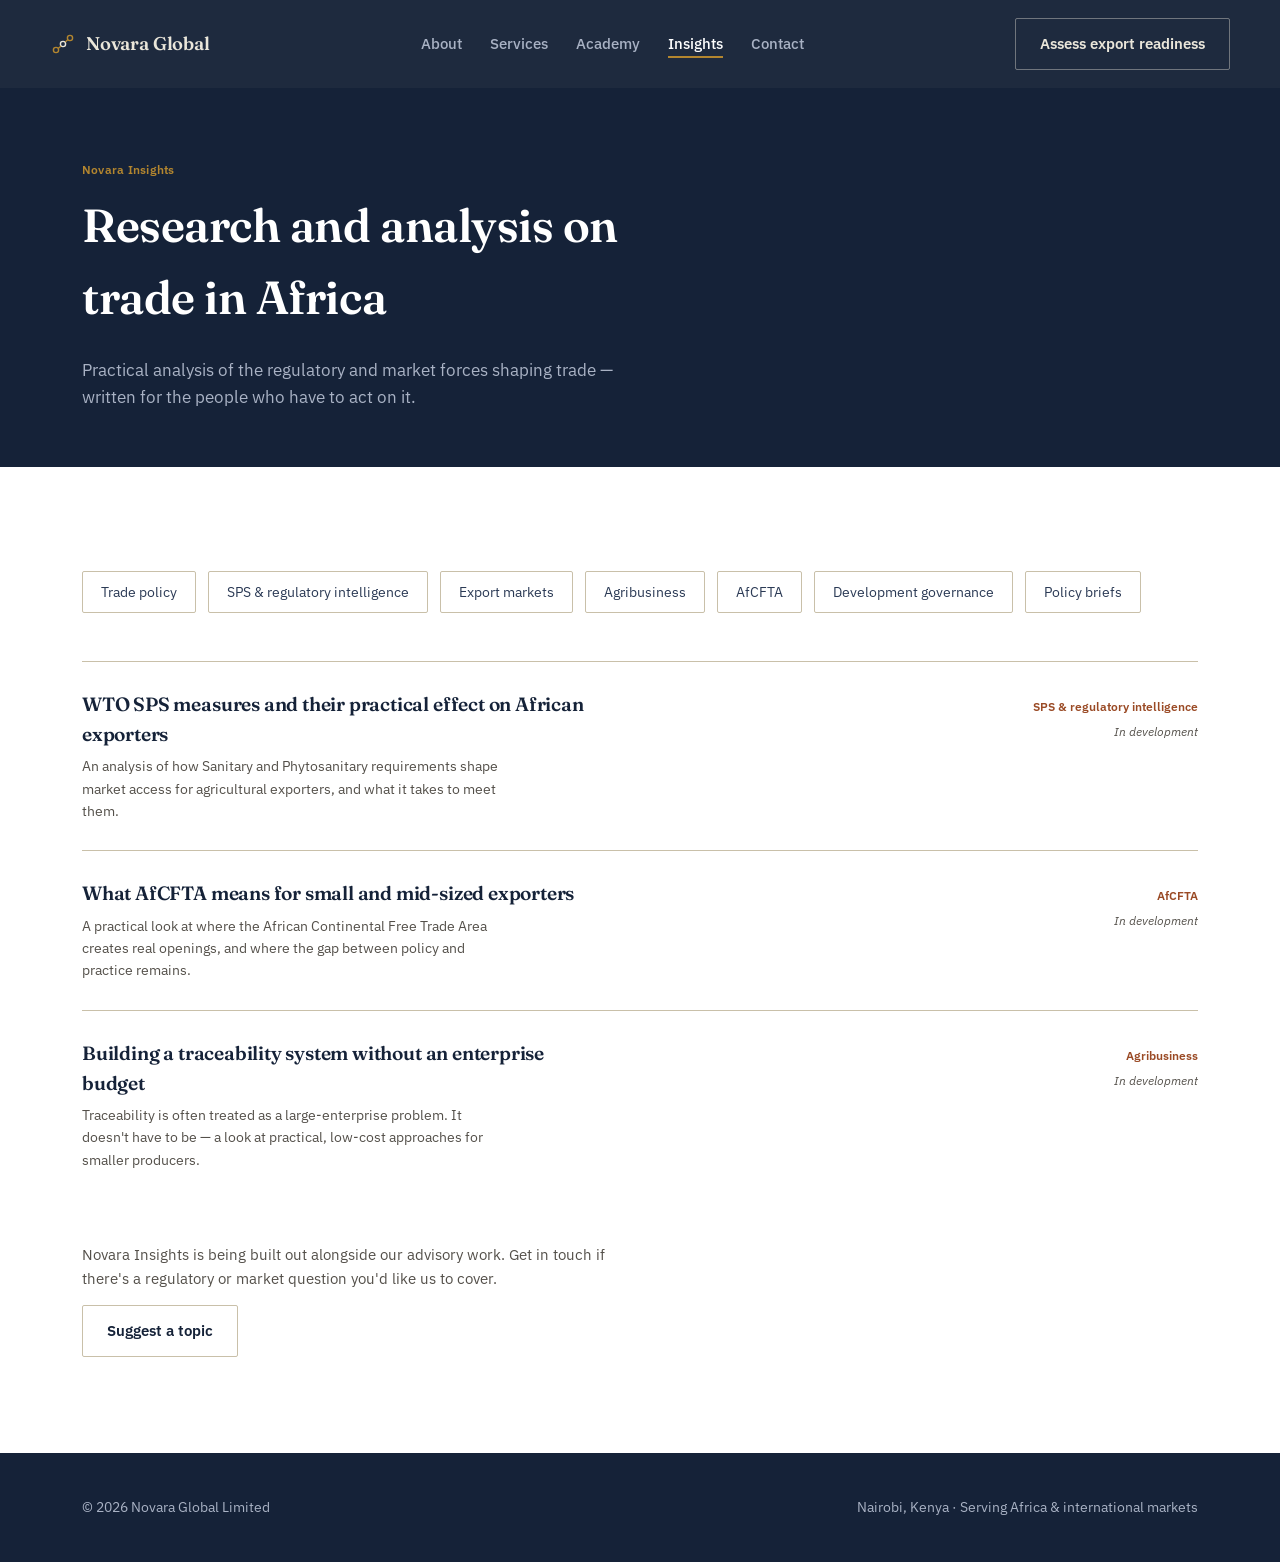
<file: insights.html>
<!DOCTYPE html>
<html lang="en">
<head>
<meta charset="UTF-8">
<meta name="viewport" content="width=device-width, initial-scale=1.0">
<title>Insights — Novara Global Limited</title>
<meta name="description" content="Research and analysis from Novara Global on trade policy, SPS regulation, market access and AfCFTA.">
<link rel="preconnect" href="https://fonts.googleapis.com">
<link rel="preconnect" href="https://fonts.gstatic.com" crossorigin>
<link href="https://fonts.googleapis.com/css2?family=Fraunces:opsz,wght@9..144,400;9..144,500;9..144,600;9..144,700&family=IBM+Plex+Sans:wght@400;500;600&display=swap" rel="stylesheet">
<link rel="stylesheet" href="styles.css">
</head>
<body>

<header>
  <div class="wrap nav">
    <a href="index.html" class="logo">
      <svg viewBox="0 0 26 26" fill="none" xmlns="http://www.w3.org/2000/svg">
        <circle cx="6" cy="19" r="2.6" stroke="#b3862f" stroke-width="1.4"/>
        <circle cx="20" cy="7" r="2.6" stroke="#b3862f" stroke-width="1.4"/>
        <circle cx="13" cy="13" r="2.6" stroke="#eae6da" stroke-width="1.4"/>
        <path d="M8.2 17.4L11 15" stroke="#b3862f" stroke-width="1.3"/>
        <path d="M15.4 11L18 8.6" stroke="#b3862f" stroke-width="1.3"/>
      </svg>
      Novara Global
    </a>
    <button class="nav-toggle" id="navToggle" aria-label="Toggle navigation" aria-expanded="false">☰</button>
    <ul class="nav-links" id="navLinks">
      <li><a href="about.html">About</a></li>
      <li><a href="services.html">Services</a></li>
      <li><a href="academy.html">Academy</a></li>
      <li><a href="insights.html" class="active">Insights</a></li>
      <li><a href="contact.html">Contact</a></li>
    </ul>
    <div class="nav-cta">
      <a href="assessment.html" class="btn btn-ghost-ink">Assess export readiness</a>
    </div>
  </div>
</header>

<main>

  <section class="page-header">
    <div class="wrap">
      <div class="eyebrow" style="color:var(--gold);">Novara Insights</div>
      <h1>Research and analysis on trade in Africa</h1>
      <p class="lede">Practical analysis of the regulatory and market forces shaping trade — written for the people who have to act on it.</p>
    </div>
  </section>

  <section class="section section-raised">
    <div class="wrap">
      <div class="insight-cats">
        <span>Trade policy</span>
        <span>SPS &amp; regulatory intelligence</span>
        <span>Export markets</span>
        <span>Agribusiness</span>
        <span>AfCFTA</span>
        <span>Development governance</span>
        <span>Policy briefs</span>
      </div>

      <div class="insight-item">
        <div>
          <h3>WTO SPS measures and their practical effect on African exporters</h3>
          <p>An analysis of how Sanitary and Phytosanitary requirements shape market access for agricultural exporters, and what it takes to meet them.</p>
        </div>
        <div style="text-align:right;">
          <span class="insight-cat-tag">SPS &amp; regulatory intelligence</span><br>
          <span class="insight-status">In development</span>
        </div>
      </div>

      <div class="insight-item">
        <div>
          <h3>What AfCFTA means for small and mid-sized exporters</h3>
          <p>A practical look at where the African Continental Free Trade Area creates real openings, and where the gap between policy and practice remains.</p>
        </div>
        <div style="text-align:right;">
          <span class="insight-cat-tag">AfCFTA</span><br>
          <span class="insight-status">In development</span>
        </div>
      </div>

      <div class="insight-item">
        <div>
          <h3>Building a traceability system without an enterprise budget</h3>
          <p>Traceability is often treated as a large-enterprise problem. It doesn't have to be — a look at practical, low-cost approaches for smaller producers.</p>
        </div>
        <div style="text-align:right;">
          <span class="insight-cat-tag">Agribusiness</span><br>
          <span class="insight-status">In development</span>
        </div>
      </div>

      <p class="insight-note" style="margin-top:44px; font-style:normal; font-family:var(--sans); font-size:0.95rem; color:var(--text-soft);">Novara Insights is being built out alongside our advisory work. Get in touch if there's a regulatory or market question you'd like us to cover.</p>
      <a href="contact.html" class="btn btn-ghost">Suggest a topic</a>
    </div>
  </section>

</main>

<footer>
  <div class="wrap">
    <span>© <span id="year"></span> Novara Global Limited</span>
    <span>Nairobi, Kenya · Serving Africa &amp; international markets</span>
  </div>
</footer>
<a href="assessment.html" class="floating-cta" id="floatingCta">Assess your export readiness</a>

<script src="main.js"></script>
</body>
</html>
</file>
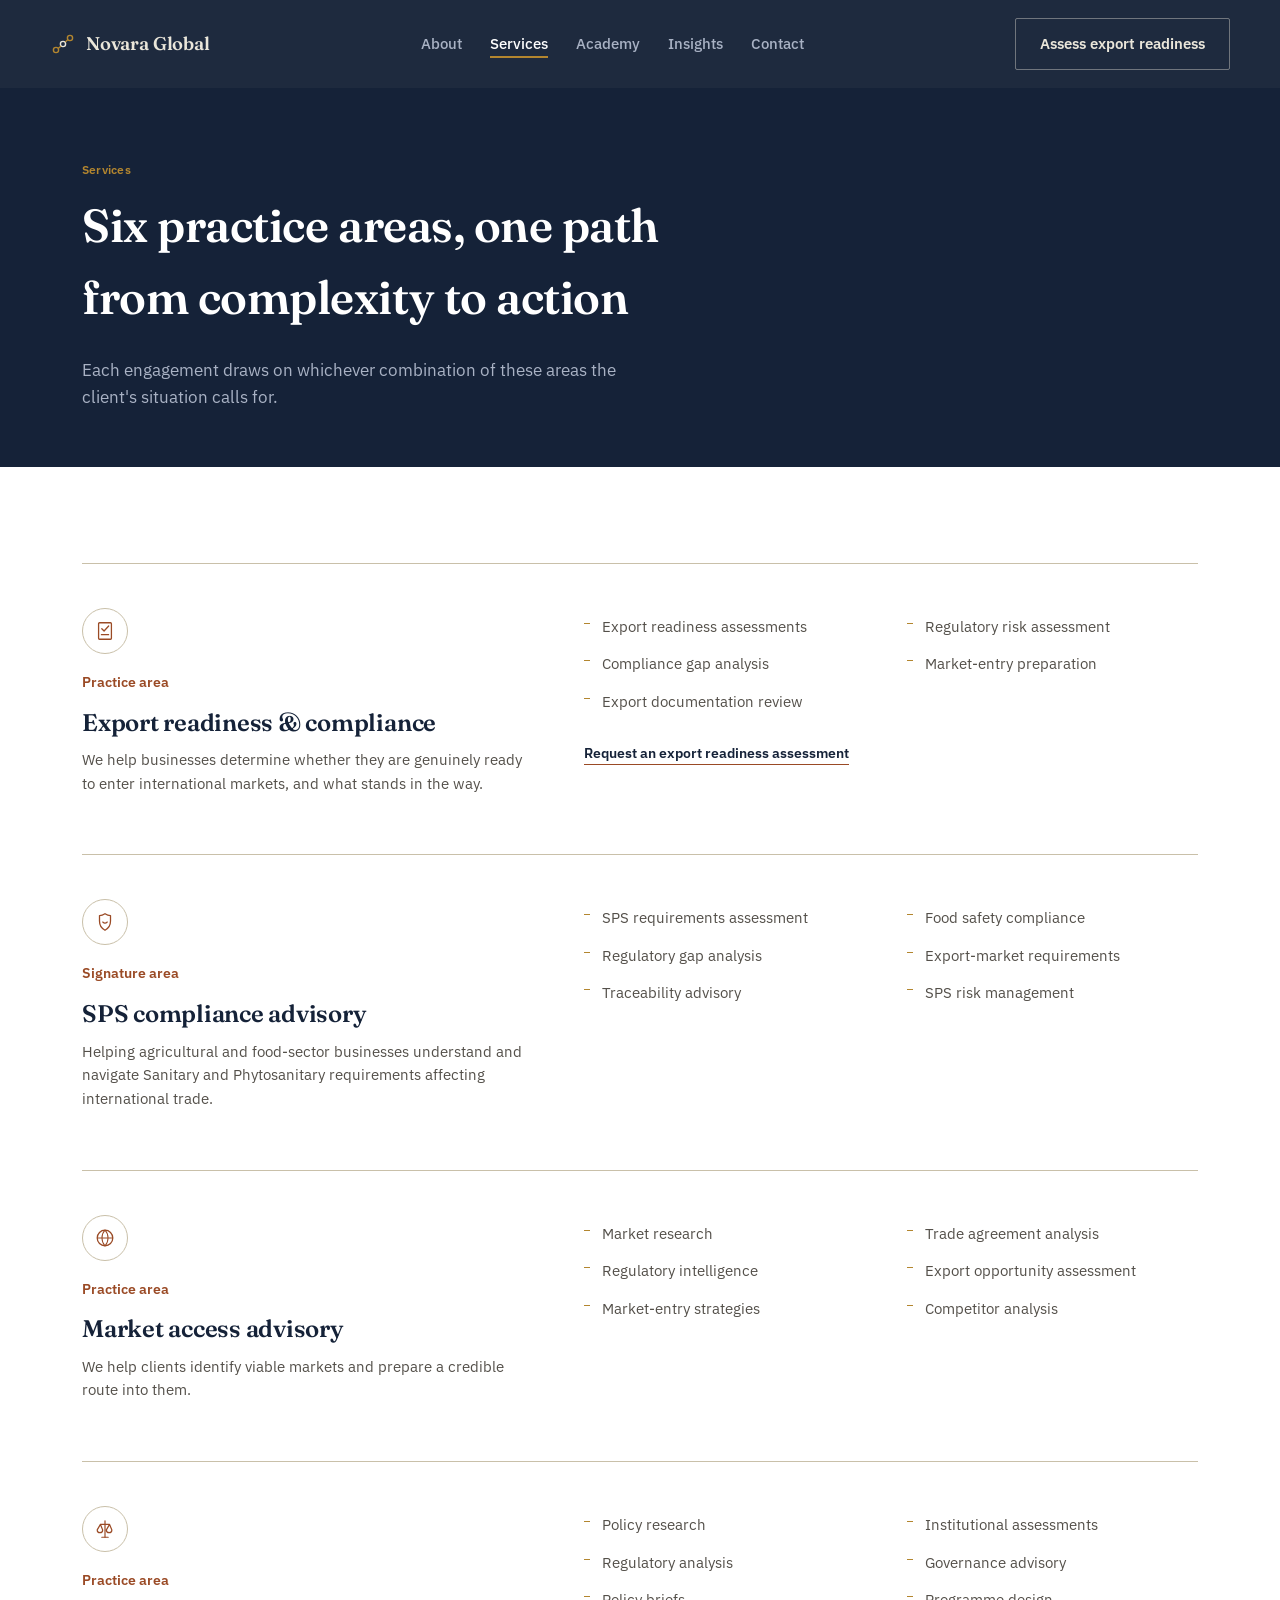
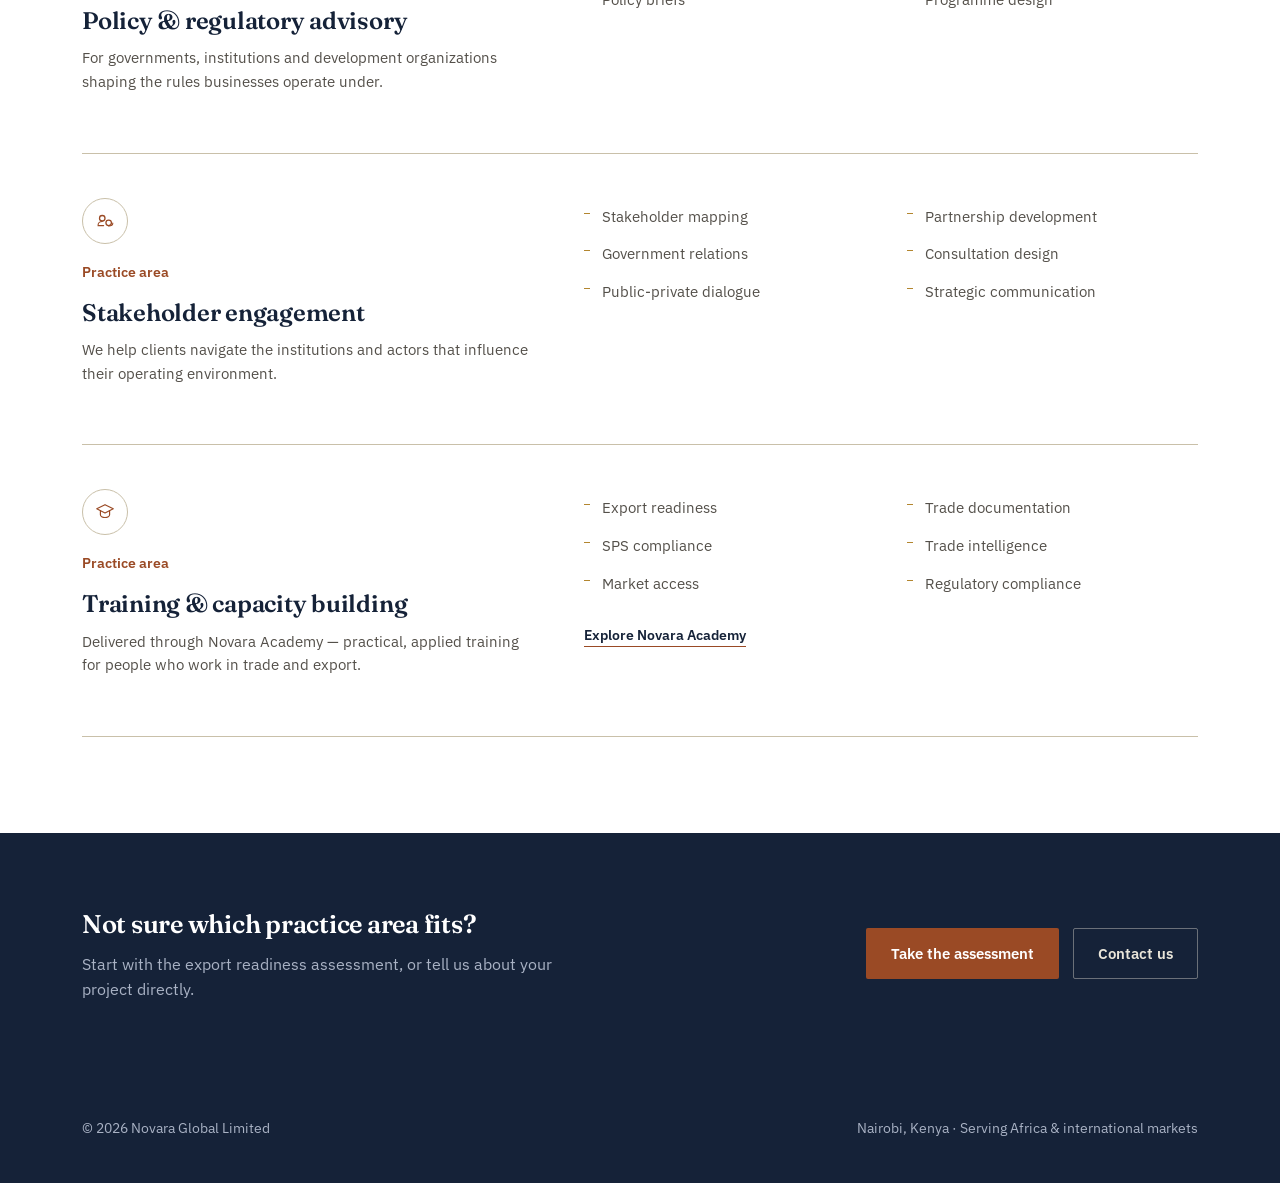
<file: services.html>
<!DOCTYPE html>
<html lang="en">
<head>
<meta charset="UTF-8">
<meta name="viewport" content="width=device-width, initial-scale=1.0">
<title>Services — Novara Global Limited</title>
<meta name="description" content="Export readiness, SPS compliance, market access, policy advisory, stakeholder engagement and training — Novara Global's six practice areas.">
<link rel="preconnect" href="https://fonts.googleapis.com">
<link rel="preconnect" href="https://fonts.gstatic.com" crossorigin>
<link href="https://fonts.googleapis.com/css2?family=Fraunces:opsz,wght@9..144,400;9..144,500;9..144,600;9..144,700&family=IBM+Plex+Sans:wght@400;500;600&display=swap" rel="stylesheet">
<link rel="stylesheet" href="styles.css">
</head>
<body>

<header>
  <div class="wrap nav">
    <a href="index.html" class="logo">
      <svg viewBox="0 0 26 26" fill="none" xmlns="http://www.w3.org/2000/svg">
        <circle cx="6" cy="19" r="2.6" stroke="#b3862f" stroke-width="1.4"/>
        <circle cx="20" cy="7" r="2.6" stroke="#b3862f" stroke-width="1.4"/>
        <circle cx="13" cy="13" r="2.6" stroke="#eae6da" stroke-width="1.4"/>
        <path d="M8.2 17.4L11 15" stroke="#b3862f" stroke-width="1.3"/>
        <path d="M15.4 11L18 8.6" stroke="#b3862f" stroke-width="1.3"/>
      </svg>
      Novara Global
    </a>
    <button class="nav-toggle" id="navToggle" aria-label="Toggle navigation" aria-expanded="false">☰</button>
    <ul class="nav-links" id="navLinks">
      <li><a href="about.html">About</a></li>
      <li><a href="services.html" class="active">Services</a></li>
      <li><a href="academy.html">Academy</a></li>
      <li><a href="insights.html">Insights</a></li>
      <li><a href="contact.html">Contact</a></li>
    </ul>
    <div class="nav-cta">
      <a href="assessment.html" class="btn btn-ghost-ink">Assess export readiness</a>
    </div>
  </div>
</header>

<main>

  <section class="page-header">
    <div class="wrap">
      <div class="eyebrow" style="color:var(--gold);">Services</div>
      <h1>Six practice areas, one path from complexity to action</h1>
      <p class="lede">Each engagement draws on whichever combination of these areas the client's situation calls for.</p>
    </div>
  </section>

  <section class="section section-raised">
    <div class="wrap">

      <div class="service">
        <div>
          <div class="service-icon"><svg viewBox="0 0 24 24" fill="none" xmlns="http://www.w3.org/2000/svg"><rect x="5" y="3" width="14" height="18" rx="1" stroke="#9a4a25" stroke-width="1.4"/><path d="M8.5 9.5L11 12l5-5.5" stroke="#9a4a25" stroke-width="1.4" stroke-linecap="round" stroke-linejoin="round"/><path d="M8 16h8" stroke="#9a4a25" stroke-width="1.2" stroke-linecap="round"/></svg></div>
          <span class="service-tag">Practice area</span>
          <h3 class="service-name">Export readiness &amp; compliance</h3>
          <p style="color:var(--text-soft); font-size:0.95rem;">We help businesses determine whether they are genuinely ready to enter international markets, and what stands in the way.</p>
        </div>
        <div>
          <ul class="service-list">
            <li>Export readiness assessments</li>
            <li>Compliance gap analysis</li>
            <li>Export documentation review</li>
            <li>Regulatory risk assessment</li>
            <li>Market-entry preparation</li>
          </ul>
          <a href="assessment.html" class="service-cta">Request an export readiness assessment</a>
        </div>
      </div>

      <div class="service">
        <div>
          <div class="service-icon"><svg viewBox="0 0 24 24" fill="none" xmlns="http://www.w3.org/2000/svg"><path d="M12 3C15 5 18 5 18 5V11C18 16 15 19.5 12 21C9 19.5 6 16 6 11V5C6 5 9 5 12 3Z" stroke="#9a4a25" stroke-width="1.4" stroke-linejoin="round"/><path d="M9.5 12c1.5 1.5 3.5 1.5 5 0" stroke="#9a4a25" stroke-width="1.2" stroke-linecap="round"/></svg></div>
          <span class="service-tag">Signature area</span>
          <h3 class="service-name">SPS compliance advisory</h3>
          <p style="color:var(--text-soft); font-size:0.95rem;">Helping agricultural and food-sector businesses understand and navigate Sanitary and Phytosanitary requirements affecting international trade.</p>
        </div>
        <div>
          <ul class="service-list">
            <li>SPS requirements assessment</li>
            <li>Regulatory gap analysis</li>
            <li>Traceability advisory</li>
            <li>Food safety compliance</li>
            <li>Export-market requirements</li>
            <li>SPS risk management</li>
          </ul>
        </div>
      </div>

      <div class="service">
        <div>
          <div class="service-icon"><svg viewBox="0 0 24 24" fill="none" xmlns="http://www.w3.org/2000/svg"><circle cx="12" cy="12" r="8.5" stroke="#9a4a25" stroke-width="1.4"/><path d="M3.5 12h17M12 3.5c2.2 2.3 3.3 5.2 3.3 8.5s-1.1 6.2-3.3 8.5c-2.2-2.3-3.3-5.2-3.3-8.5S9.8 5.8 12 3.5z" stroke="#9a4a25" stroke-width="1.1"/></svg></div>
          <span class="service-tag">Practice area</span>
          <h3 class="service-name">Market access advisory</h3>
          <p style="color:var(--text-soft); font-size:0.95rem;">We help clients identify viable markets and prepare a credible route into them.</p>
        </div>
        <div>
          <ul class="service-list">
            <li>Market research</li>
            <li>Regulatory intelligence</li>
            <li>Market-entry strategies</li>
            <li>Trade agreement analysis</li>
            <li>Export opportunity assessment</li>
            <li>Competitor analysis</li>
          </ul>
        </div>
      </div>

      <div class="service">
        <div>
          <div class="service-icon"><svg viewBox="0 0 24 24" fill="none" xmlns="http://www.w3.org/2000/svg"><path d="M12 3v18M7 7l-3.5 6a3 3 0 006 0L7 7zM17 7l-3.5 6a3 3 0 006 0L17 7zM7 7h10" stroke="#9a4a25" stroke-width="1.3" stroke-linecap="round" stroke-linejoin="round"/><path d="M8.5 21h7" stroke="#9a4a25" stroke-width="1.3" stroke-linecap="round"/></svg></div>
          <span class="service-tag">Practice area</span>
          <h3 class="service-name">Policy &amp; regulatory advisory</h3>
          <p style="color:var(--text-soft); font-size:0.95rem;">For governments, institutions and development organizations shaping the rules businesses operate under.</p>
        </div>
        <div>
          <ul class="service-list">
            <li>Policy research</li>
            <li>Regulatory analysis</li>
            <li>Policy briefs</li>
            <li>Institutional assessments</li>
            <li>Governance advisory</li>
            <li>Programme design</li>
          </ul>
        </div>
      </div>

      <div class="service">
        <div>
          <div class="service-icon"><svg viewBox="0 0 24 24" fill="none" xmlns="http://www.w3.org/2000/svg"><circle cx="9" cy="9" r="3" stroke="#9a4a25" stroke-width="1.4"/><circle cx="16" cy="14" r="3" stroke="#9a4a25" stroke-width="1.4"/><path d="M9 12.5c-2.5 0-4.5 1.6-4.5 3.5v1h6" stroke="#9a4a25" stroke-width="1.2" stroke-linecap="round"/><path d="M16 17.5c2.5 0 4.5-1.4 4.5-3v-.3" stroke="#9a4a25" stroke-width="1.2" stroke-linecap="round"/></svg></div>
          <span class="service-tag">Practice area</span>
          <h3 class="service-name">Stakeholder engagement</h3>
          <p style="color:var(--text-soft); font-size:0.95rem;">We help clients navigate the institutions and actors that influence their operating environment.</p>
        </div>
        <div>
          <ul class="service-list">
            <li>Stakeholder mapping</li>
            <li>Government relations</li>
            <li>Public-private dialogue</li>
            <li>Partnership development</li>
            <li>Consultation design</li>
            <li>Strategic communication</li>
          </ul>
        </div>
      </div>

      <div class="service">
        <div>
          <div class="service-icon"><svg viewBox="0 0 24 24" fill="none" xmlns="http://www.w3.org/2000/svg"><path d="M12 4L21 8.5 12 13 3 8.5 12 4z" stroke="#9a4a25" stroke-width="1.3" stroke-linejoin="round"/><path d="M7 10.5V15c0 1.5 2.2 3 5 3s5-1.5 5-3v-4.5" stroke="#9a4a25" stroke-width="1.3" stroke-linecap="round"/></svg></div>
          <span class="service-tag">Practice area</span>
          <h3 class="service-name">Training &amp; capacity building</h3>
          <p style="color:var(--text-soft); font-size:0.95rem;">Delivered through Novara Academy — practical, applied training for people who work in trade and export.</p>
        </div>
        <div>
          <ul class="service-list">
            <li>Export readiness</li>
            <li>SPS compliance</li>
            <li>Market access</li>
            <li>Trade documentation</li>
            <li>Trade intelligence</li>
            <li>Regulatory compliance</li>
          </ul>
          <a href="academy.html" class="service-cta">Explore Novara Academy</a>
        </div>
      </div>

    </div>
  </section>

  <section class="section-tight section-ink">
    <div class="wrap" style="display:flex; justify-content:space-between; align-items:center; gap:32px; flex-wrap:wrap;">
      <div>
        <h2 style="font-size:1.6rem; margin-bottom:0.3em;">Not sure which practice area fits?</h2>
        <p style="color:var(--text-on-ink-soft); margin:0; max-width:52ch;">Start with the export readiness assessment, or tell us about your project directly.</p>
      </div>
      <div style="display:flex; gap:14px; flex-wrap:wrap;">
        <a href="assessment.html" class="btn btn-primary">Take the assessment</a>
        <a href="contact.html" class="btn btn-ghost-ink">Contact us</a>
      </div>
    </div>
  </section>

</main>

<footer>
  <div class="wrap">
    <span>© <span id="year"></span> Novara Global Limited</span>
    <span>Nairobi, Kenya · Serving Africa &amp; international markets</span>
  </div>
</footer>
<a href="assessment.html" class="floating-cta" id="floatingCta">Assess your export readiness</a>

<script src="main.js"></script>
</body>
</html>
</file>
<file: styles.css>
/* ============ Novara Global — shared stylesheet ============ */
:root{
  --ink:#152238;
  --ink-soft:#2b3a55;
  --paper:#f2efe7;
  --paper-raised:#ffffff;
  --stone:#dcd5c4;
  --stone-dark:#c9c0a9;
  --clay:#9a4a25;
  --clay-dark:#7c3b1c;
  --gold:#b3862f;
  --text:#1c1a16;
  --text-soft:#54504a;
  --text-on-ink:#eae6da;
  --text-on-ink-soft:#a9b2c4;
  --max:1180px;
  --serif:'Fraunces', serif;
  --sans:'IBM Plex Sans', sans-serif;
}

*{box-sizing:border-box;}
html{scroll-behavior:smooth;}
@media (prefers-reduced-motion: reduce){
  html{scroll-behavior:auto;}
  *{animation-duration:0.001ms !important; animation-iteration-count:1 !important; transition-duration:0.001ms !important;}
}

body{
  margin:0;
  font-family:var(--sans);
  color:var(--text);
  background:var(--paper);
  line-height:1.55;
  -webkit-font-smoothing:antialiased;
}

h1,h2,h3,h4{
  font-family:var(--serif);
  font-weight:600;
  color:var(--ink);
  margin:0 0 0.5em;
  letter-spacing:-0.01em;
}

p{margin:0 0 1em; max-width:62ch;}
a{color:inherit;}
img,svg{display:block; max-width:100%;}
section{position:relative;}
:focus-visible{outline:2px solid var(--clay); outline-offset:3px;}

.wrap{max-width:var(--max); margin:0 auto; padding:0 32px;}
@media (max-width:640px){ .wrap{padding:0 20px;} }

.eyebrow{
  font-size:0.78rem;
  color:var(--clay);
  font-weight:600;
  letter-spacing:0.02em;
  margin-bottom:0.9em;
}

.btn{
  display:inline-flex; align-items:center; gap:8px;
  font-family:var(--sans); font-weight:600; font-size:0.95rem;
  padding:13px 24px; border-radius:2px; border:1px solid transparent;
  cursor:pointer; text-decoration:none;
  transition:background 0.18s ease, color 0.18s ease, border-color 0.18s ease;
}
.btn-primary{background:var(--clay); color:#fff;}
.btn-primary:hover{background:var(--clay-dark);}
.btn-ghost-ink{background:transparent; color:var(--text-on-ink); border-color:rgba(234,230,218,0.4);}
.btn-ghost-ink:hover{border-color:var(--text-on-ink); background:rgba(234,230,218,0.08);}
.btn-ghost{background:transparent; color:var(--ink); border-color:var(--stone-dark);}
.btn-ghost:hover{border-color:var(--ink);}
.btn-block{width:100%; justify-content:center;}
.btn:disabled{opacity:0.4; cursor:not-allowed;}

/* ---------- Header ---------- */
header{position:sticky; top:0; z-index:50; background:rgba(21,34,56,0.96); backdrop-filter:blur(6px);}
.nav{display:flex; align-items:center; justify-content:space-between; padding:18px 0;}
.logo{display:flex; align-items:center; gap:10px; color:var(--text-on-ink); text-decoration:none; font-family:var(--serif); font-size:1.15rem; font-weight:600; letter-spacing:-0.01em;}
.logo svg{width:26px; height:26px;}
.nav-links{display:flex; align-items:center; gap:28px; list-style:none; margin:0; padding:0;}
.nav-links a{color:var(--text-on-ink-soft); text-decoration:none; font-size:0.92rem; font-weight:500; padding-bottom:3px; border-bottom:2px solid transparent;}
.nav-links a:hover{color:var(--text-on-ink);}
.nav-links a.active{color:#fff; border-bottom-color:var(--gold);}
.nav-cta{display:flex; align-items:center; gap:18px;}
.nav-toggle{display:none; background:none; border:none; color:var(--text-on-ink); font-size:1.5rem; cursor:pointer;}

@media (max-width:960px){
  .nav-links{position:absolute; top:100%; left:0; right:0; flex-direction:column; align-items:flex-start; gap:0; background:var(--ink); max-height:0; overflow:hidden; transition:max-height 0.25s ease;}
  .nav-links.open{max-height:420px;}
  .nav-links a{padding:14px 32px; width:100%; border-bottom:1px solid rgba(255,255,255,0.08);}
  .nav-toggle{display:block;}
  .nav-cta .btn-ghost-ink{display:none;}
}

/* ---------- Page header (non-home hero) ---------- */
.page-header{background:var(--ink); color:var(--text-on-ink); padding:72px 0 56px;}
.page-header h1{color:#fff; font-size:clamp(2rem, 4vw, 2.9rem); max-width:20ch;}
.page-header .lede{color:var(--text-on-ink-soft); font-size:1.08rem; max-width:56ch; margin:0;}

/* ---------- Home hero ---------- */
.hero{background:var(--ink); color:var(--text-on-ink); padding:88px 0 0; overflow:hidden;}
.hero-inner{display:grid; grid-template-columns:1.05fr 0.95fr; gap:40px; align-items:center;}
@media (max-width:940px){ .hero-inner{grid-template-columns:1fr;} }
.hero-kicker{font-size:0.85rem; color:var(--gold); font-weight:600; margin-bottom:22px;}
.hero h1{color:#fff; font-size:clamp(2.3rem, 4.6vw, 3.7rem); line-height:1.05; max-width:15ch; margin-bottom:0.4em; opacity:0; animation:rise 0.9s ease 0.1s forwards;}
.hero .lede{color:var(--text-on-ink-soft); font-size:1.12rem; max-width:46ch; margin-bottom:2.2em; opacity:0; animation:rise 0.9s ease 0.28s forwards;}
.hero-actions{display:flex; gap:16px; flex-wrap:wrap; opacity:0; animation:rise 0.9s ease 0.42s forwards;}
@keyframes rise{from{opacity:0; transform:translateY(14px);} to{opacity:1; transform:translateY(0);}}
.hero-map{opacity:0; animation:rise 1.1s ease 0.3s forwards;}
@media (max-width:940px){ .hero-map{max-width:340px; margin:0 auto;} }

.capability-strip{margin-top:56px; display:grid; grid-template-columns:repeat(4,1fr); border-top:1px solid rgba(234,230,218,0.5);}
.capability-strip div{padding:20px 22px 24px 0; font-size:0.92rem; color:var(--text-on-ink); font-weight:500;}
@media (max-width:820px){ .capability-strip{grid-template-columns:1fr 1fr; row-gap:6px;} }
@media (max-width:520px){ .capability-strip{grid-template-columns:1fr;} }

/* ---------- Section spacing ---------- */
.section{padding:96px 0;}
.section-tight{padding:72px 0;}
.section-ink{background:var(--ink); color:var(--text-on-ink);}
.section-ink h2, .section-ink h3{color:#fff;}
.section-raised{background:var(--paper-raised);}
.section-border-top{border-top:1px solid var(--stone);}

.section-head{display:flex; justify-content:space-between; align-items:flex-end; gap:40px; margin-bottom:56px; flex-wrap:wrap;}
.section-head h2{font-size:clamp(1.7rem, 3vw, 2.3rem); margin:0; max-width:20ch;}
.section-head .lede{color:var(--text-soft); max-width:42ch; margin:0;}

/* ---------- Node / route motif (shared visual system) ---------- */
.node-line-vert{position:relative; padding-left:38px; margin-top:8px;}
.node-line-vert::before{content:""; position:absolute; left:7px; top:10px; bottom:10px; width:1px; background:var(--stone-dark);}
.node-line-vert.on-ink::before{background:rgba(234,230,218,0.25);}
.node-step{position:relative; padding:22px 0;}
.node-step::before{content:""; position:absolute; left:-38px; top:26px; width:14px; height:14px; border-radius:50%; background:var(--paper); border:2px solid var(--clay);}
.node-step.on-ink::before{background:var(--ink);}
.node-step-label{font-weight:600; color:var(--ink); font-size:1.05rem; margin-bottom:0.25em;}
.on-ink .node-step-label{color:#fff;}
.node-step-desc{color:var(--text-soft); font-size:0.94rem; margin:0; max-width:52ch;}
.on-ink .node-step-desc{color:var(--text-on-ink-soft);}

.node-chain{display:flex; align-items:flex-start; margin-top:24px; position:relative;}
.node-chain-item{flex:1; text-align:left; position:relative; padding-top:34px; padding-right:18px;}
.node-chain-item::before{content:""; position:absolute; left:0; top:8px; width:14px; height:14px; border-radius:50%; background:var(--paper-raised); border:2px solid var(--clay); z-index:1;}
.node-chain-item::after{content:""; position:absolute; left:14px; top:14px; width:100%; height:1px; background:var(--stone-dark);}
.node-chain-item:last-child::after{display:none;}
.node-chain-item h4{font-size:1.02rem; margin-bottom:0.35em;}
.node-chain-item p{font-size:0.86rem; color:var(--text-soft); margin:0;}
@media (max-width:820px){
  .node-chain{flex-direction:column;}
  .node-chain-item{padding-left:34px; padding-top:4px; padding-bottom:28px;}
  .node-chain-item::before{left:0; top:2px;}
  .node-chain-item::after{left:6px; top:16px; width:1px; height:100%;}
}

/* ---------- Services ---------- */
.service{padding:44px 0; border-top:1px solid var(--stone-dark); display:grid; grid-template-columns:0.85fr 1.15fr; gap:48px;}
.service:last-child{border-bottom:1px solid var(--stone-dark);}
@media (max-width:800px){ .service{grid-template-columns:1fr; gap:18px;} }
.service-icon{width:46px; height:46px; border-radius:50%; border:1.5px solid var(--stone-dark); display:flex; align-items:center; justify-content:center; margin-bottom:18px; background:var(--paper-raised);}
.service-icon svg{width:22px; height:22px;}
.service-name{font-size:1.5rem; margin-bottom:0.3em;}
.service-tag{color:var(--clay); font-weight:600; font-size:0.85rem; margin-bottom:0.8em; display:block;}
.service-list{columns:2; column-gap:32px; list-style:none; margin:0 0 20px; padding:0; color:var(--text-soft); font-size:0.95rem;}
.service-list li{padding:7px 0 7px 18px; position:relative; break-inside:avoid;}
.service-list li::before{content:""; position:absolute; left:0; top:15px; width:6px; height:1px; background:var(--gold);}
@media (max-width:560px){ .service-list{columns:1;} }
.service-cta{font-size:0.9rem; font-weight:600; color:var(--ink); text-decoration:none; border-bottom:1px solid var(--clay); padding-bottom:2px;}
.service-cta:hover{color:var(--clay);}

/* ---------- Academy ---------- */
table.courses{width:100%; border-collapse:collapse; margin-top:36px;}
table.courses th{text-align:left; font-weight:600; font-size:0.82rem; color:var(--text-on-ink-soft); padding:0 0 14px; border-bottom:1px solid rgba(234,230,218,0.25);}
table.courses td{padding:18px 20px 18px 0; border-bottom:1px solid rgba(234,230,218,0.14); vertical-align:top; font-size:0.98rem;}
table.courses td:first-child{color:#fff; font-weight:500; max-width:26ch;}
table.courses td:last-child{color:var(--text-on-ink-soft);}
@media (max-width:640px){
  table.courses thead{display:none;}
  table.courses, table.courses tbody, table.courses tr, table.courses td{display:block; width:100%;}
  table.courses tr{padding:16px 0; border-bottom:1px solid rgba(234,230,218,0.14);}
  table.courses td{border:none; padding:2px 0;}
}
.academy-visual{margin:36px 0 8px; max-width:640px;}
.pathway{display:flex; flex-wrap:wrap; gap:10px; margin-top:28px;}
.pathway span{border:1px solid var(--stone-dark); padding:9px 16px; font-size:0.86rem; border-radius:2px; color:var(--ink-soft);}
.pathway span.current{background:var(--clay); border-color:var(--clay); color:#fff;}

/* ---------- Insights ---------- */
.insight-cats{display:flex; flex-wrap:wrap; gap:12px; margin-top:8px; margin-bottom:48px;}
.insight-cats span{border:1px solid var(--stone-dark); padding:9px 18px; font-size:0.9rem; color:var(--ink-soft); border-radius:2px;}
.insight-item{padding:28px 0; border-top:1px solid var(--stone-dark); display:flex; justify-content:space-between; gap:24px; align-items:baseline; flex-wrap:wrap;}
.insight-item:last-child{border-bottom:1px solid var(--stone-dark);}
.insight-item h3{font-size:1.2rem; margin-bottom:0.3em; max-width:40ch;}
.insight-item p{color:var(--text-soft); font-size:0.9rem; margin:0; max-width:52ch;}
.insight-cat-tag{font-size:0.78rem; color:var(--clay); font-weight:600; white-space:nowrap;}
.insight-status{font-size:0.78rem; color:var(--text-soft); font-style:italic; white-space:nowrap;}

/* ---------- Who we work with ---------- */
.audience-grid{display:grid; grid-template-columns:repeat(4,1fr); gap:1px; background:var(--stone-dark); border:1px solid var(--stone-dark);}
.audience-grid > div{background:var(--paper-raised); padding:32px 26px;}
.audience-grid h3{font-size:1.05rem; margin-bottom:0.6em;}
.audience-grid p{font-size:0.9rem; color:var(--text-soft); margin:0;}
@media (max-width:860px){ .audience-grid{grid-template-columns:1fr 1fr;} }
@media (max-width:520px){ .audience-grid{grid-template-columns:1fr;} }

/* ---------- Founder ---------- */
.founder{display:grid; grid-template-columns:200px 1fr; gap:52px; align-items:start;}
@media (max-width:700px){ .founder{grid-template-columns:1fr;} }
.monogram{width:150px; height:150px; border-radius:50%; background:var(--ink); color:var(--gold); display:flex; align-items:center; justify-content:center; font-family:var(--serif); font-size:2.6rem; font-weight:600; flex-shrink:0;}
.founder-role{color:var(--clay); font-weight:600; font-size:0.9rem; margin-bottom:0.4em; display:block;}
.founder-discipline{color:var(--text-soft); font-size:0.92rem; margin-bottom:1.3em;}

/* ---------- Why Novara ---------- */
.why-grid{display:grid; grid-template-columns:repeat(3,1fr); gap:44px;}
@media (max-width:860px){ .why-grid{grid-template-columns:1fr 1fr;} }
@media (max-width:560px){ .why-grid{grid-template-columns:1fr;} }
.why-item{padding-top:20px; border-top:2px solid var(--gold);}
.why-item h3{font-size:1.1rem; margin-bottom:0.5em;}
.why-item p{font-size:0.93rem; color:var(--text-soft); margin:0;}

/* ---------- Assessment ---------- */
.assessment{background:var(--paper-raised); border:1px solid var(--stone-dark); padding:48px;}
@media (max-width:640px){ .assessment{padding:28px 20px;} }
.assessment-top{display:flex; justify-content:space-between; align-items:center; margin-bottom:28px; gap:20px; flex-wrap:wrap;}
.assessment-progress{height:3px; background:var(--stone); flex:1; max-width:260px; position:relative; border-radius:2px; overflow:hidden;}
.assessment-progress-bar{position:absolute; left:0; top:0; bottom:0; background:var(--clay); width:0%; transition:width 0.3s ease;}
.assessment-step-label{font-size:0.85rem; color:var(--text-soft); white-space:nowrap;}
.q-title{font-size:1.35rem; margin-bottom:22px; max-width:34ch;}
.q-options{display:flex; flex-direction:column; gap:10px; margin-bottom:32px;}
.q-option{display:flex; align-items:flex-start; gap:12px; border:1px solid var(--stone-dark); padding:15px 18px; cursor:pointer; font-size:0.96rem; transition:border-color 0.15s ease, background 0.15s ease;}
.q-option:hover{border-color:var(--clay);}
.q-option input{margin-top:3px; accent-color:var(--clay);}
.q-option.selected{border-color:var(--clay); background:#faf3ee;}
.assessment-nav{display:flex; justify-content:space-between; align-items:center;}
.result-score{font-family:var(--serif); font-size:3.4rem; color:var(--ink); line-height:1; margin-bottom:0.1em;}
.result-band{font-weight:600; color:var(--clay); font-size:1.1rem; margin-bottom:18px; display:block;}
.result-bar-track{height:8px; background:var(--stone); border-radius:6px; overflow:hidden; margin-bottom:28px; max-width:420px;}
.result-bar-fill{height:100%; background:linear-gradient(90deg, var(--gold), var(--clay)); width:0%; transition:width 0.6s ease;}

/* ---------- Contact ---------- */
.contact-grid{display:grid; grid-template-columns:0.85fr 1.15fr; gap:64px; align-items:start;}
@media (max-width:860px){ .contact-grid{grid-template-columns:1fr; gap:40px;} }
.field{margin-bottom:20px;}
.field label{display:block; font-size:0.86rem; font-weight:600; color:var(--ink); margin-bottom:7px;}
.field input, .field select, .field textarea{width:100%; border:1px solid var(--stone-dark); background:var(--paper-raised); padding:12px 14px; font-family:var(--sans); font-size:0.95rem; color:var(--text); border-radius:2px;}
.field textarea{resize:vertical; min-height:110px;}
.field input:focus, .field select:focus, .field textarea:focus{border-color:var(--clay);}
.field-error{font-size:0.82rem; color:var(--clay-dark); margin-top:6px; display:none;}
.field.invalid input, .field.invalid textarea{border-color:var(--clay-dark);}
.field.invalid .field-error{display:block;}
.contact-info-item{margin-bottom:26px;}
.contact-info-item h4{font-size:0.95rem; margin-bottom:0.3em; color:var(--ink);}
.contact-info-item p{font-size:0.9rem; color:var(--text-soft); margin:0;}
.form-success, .form-error{display:none; text-align:center; padding:48px 20px;}
.form-success h3{margin-bottom:10px;}
.form-success p, .form-error p{margin:0 auto; color:var(--text-soft);}
.form-note{font-size:0.8rem; color:var(--text-soft); margin-top:14px;}

/* ---------- Floating CTA ---------- */
.floating-cta{
  position:fixed; right:22px; bottom:22px; z-index:60;
  background:var(--clay); color:#fff; text-decoration:none;
  font-size:0.88rem; font-weight:600; padding:13px 20px; border-radius:2px;
  box-shadow:0 6px 18px rgba(0,0,0,0.18);
  opacity:0; transform:translateY(12px); pointer-events:none;
  transition:opacity 0.25s ease, transform 0.25s ease, background 0.18s ease;
}
.floating-cta.visible{opacity:1; transform:translateY(0); pointer-events:auto;}
.floating-cta:hover{background:var(--clay-dark);}
@media (max-width:640px){ .floating-cta{left:16px; right:16px; text-align:center;} }

footer{background:var(--ink); color:var(--text-on-ink-soft); padding:44px 0; font-size:0.86rem;}
footer .wrap{display:flex; justify-content:space-between; align-items:center; flex-wrap:wrap; gap:16px;}
footer a{color:var(--text-on-ink-soft); text-decoration:none;}
footer a:hover{color:#fff;}
</file>
